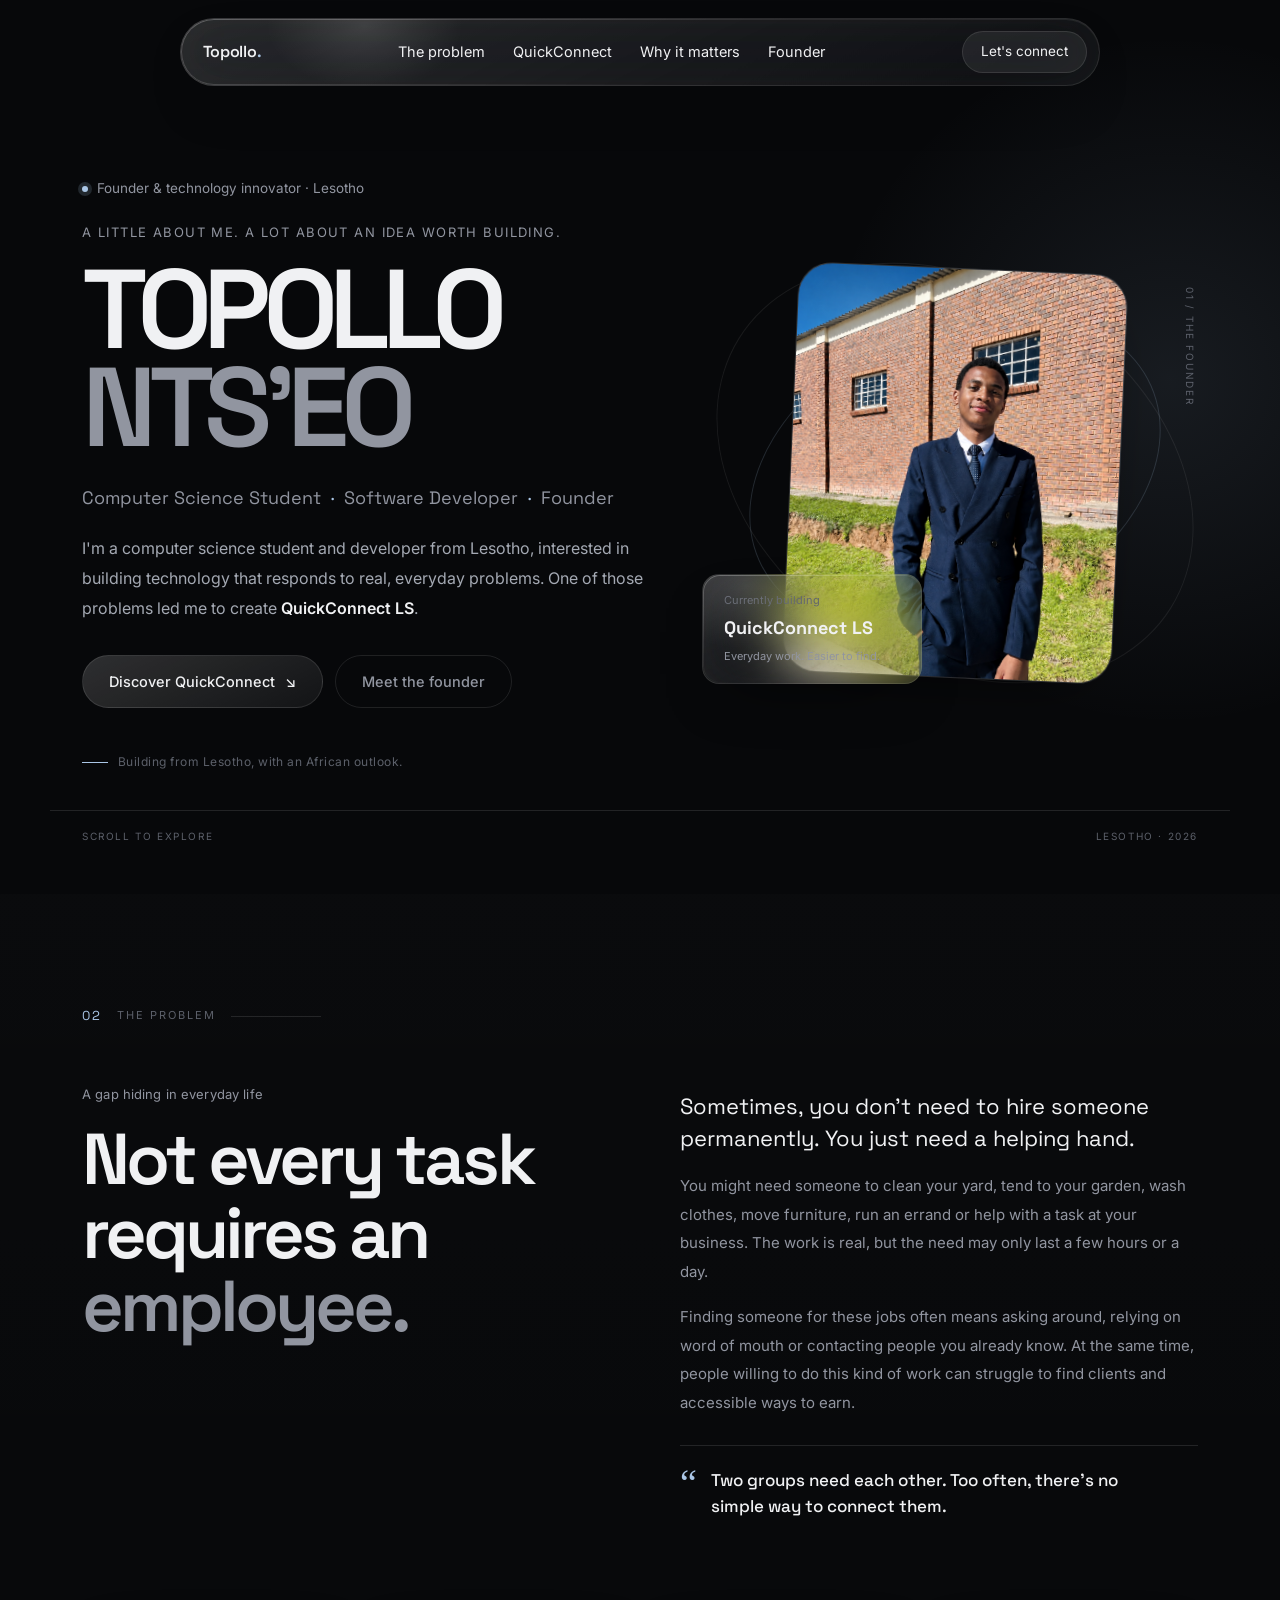
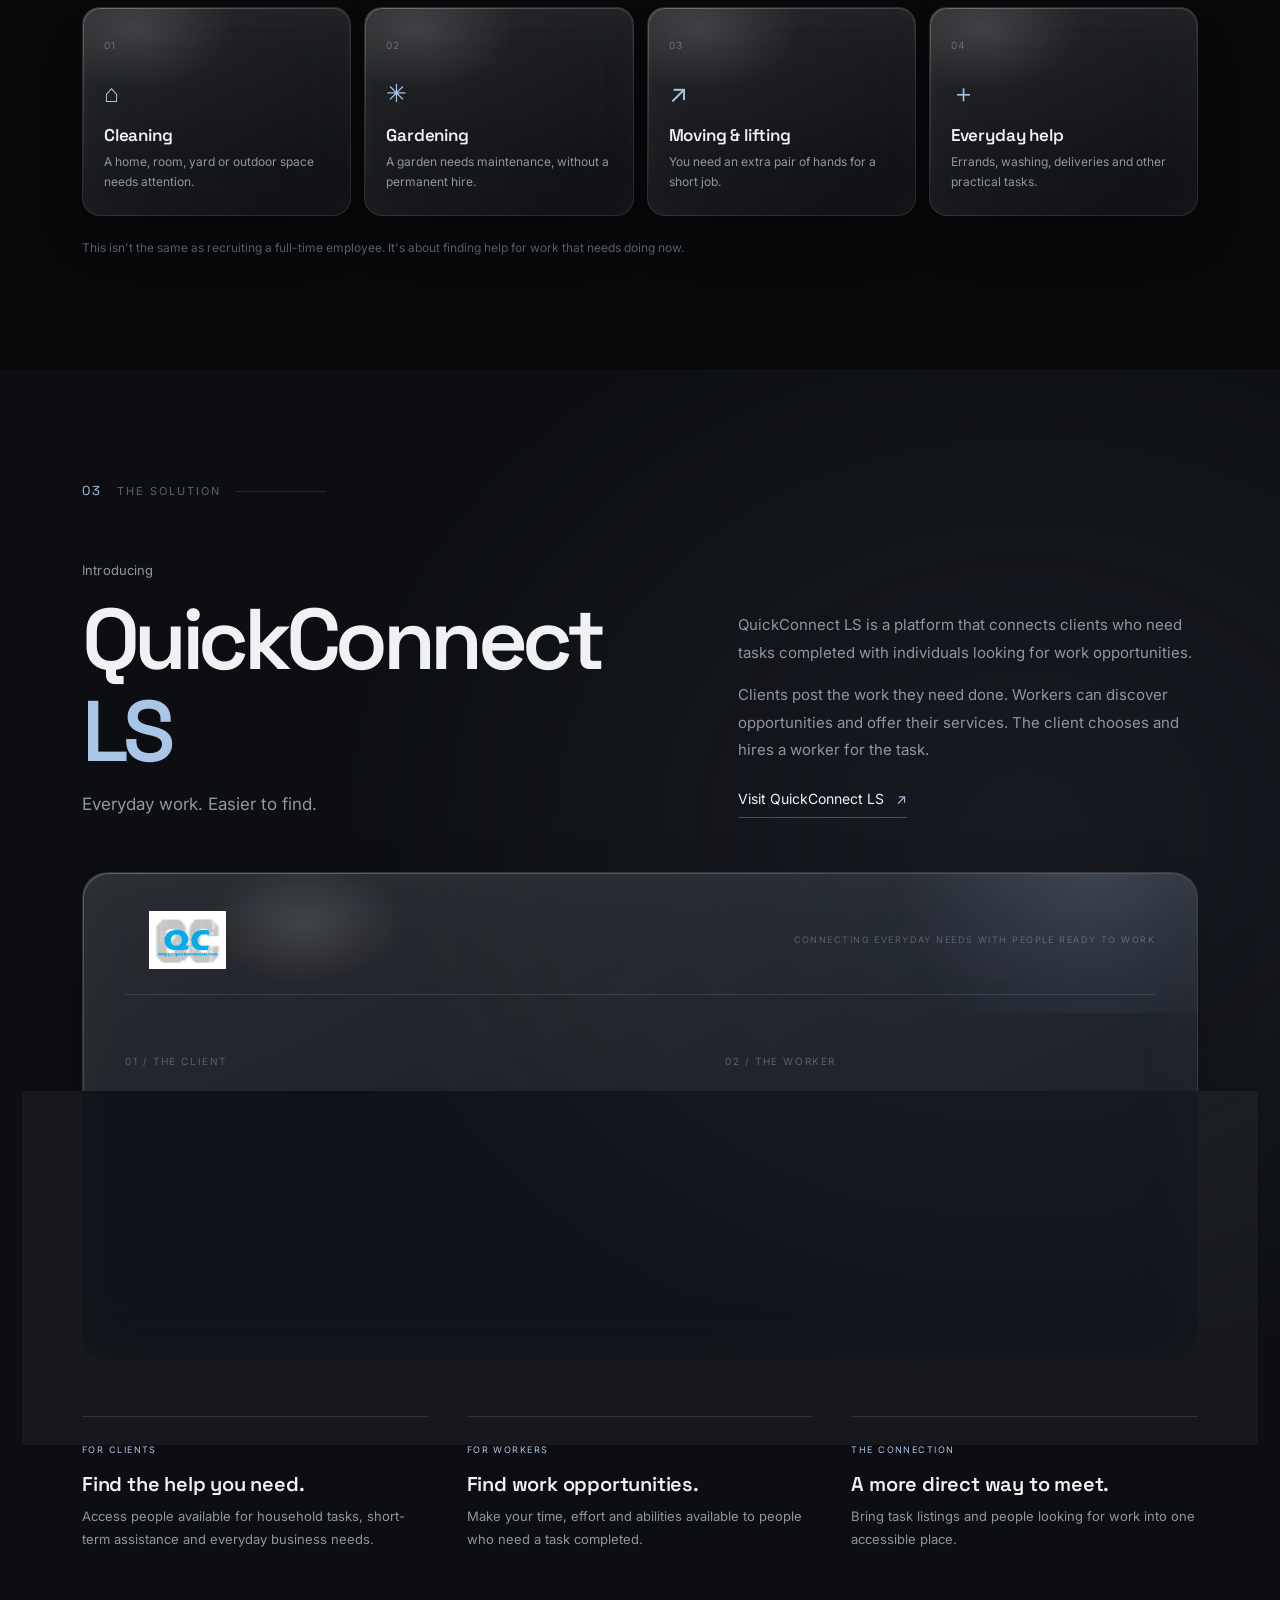
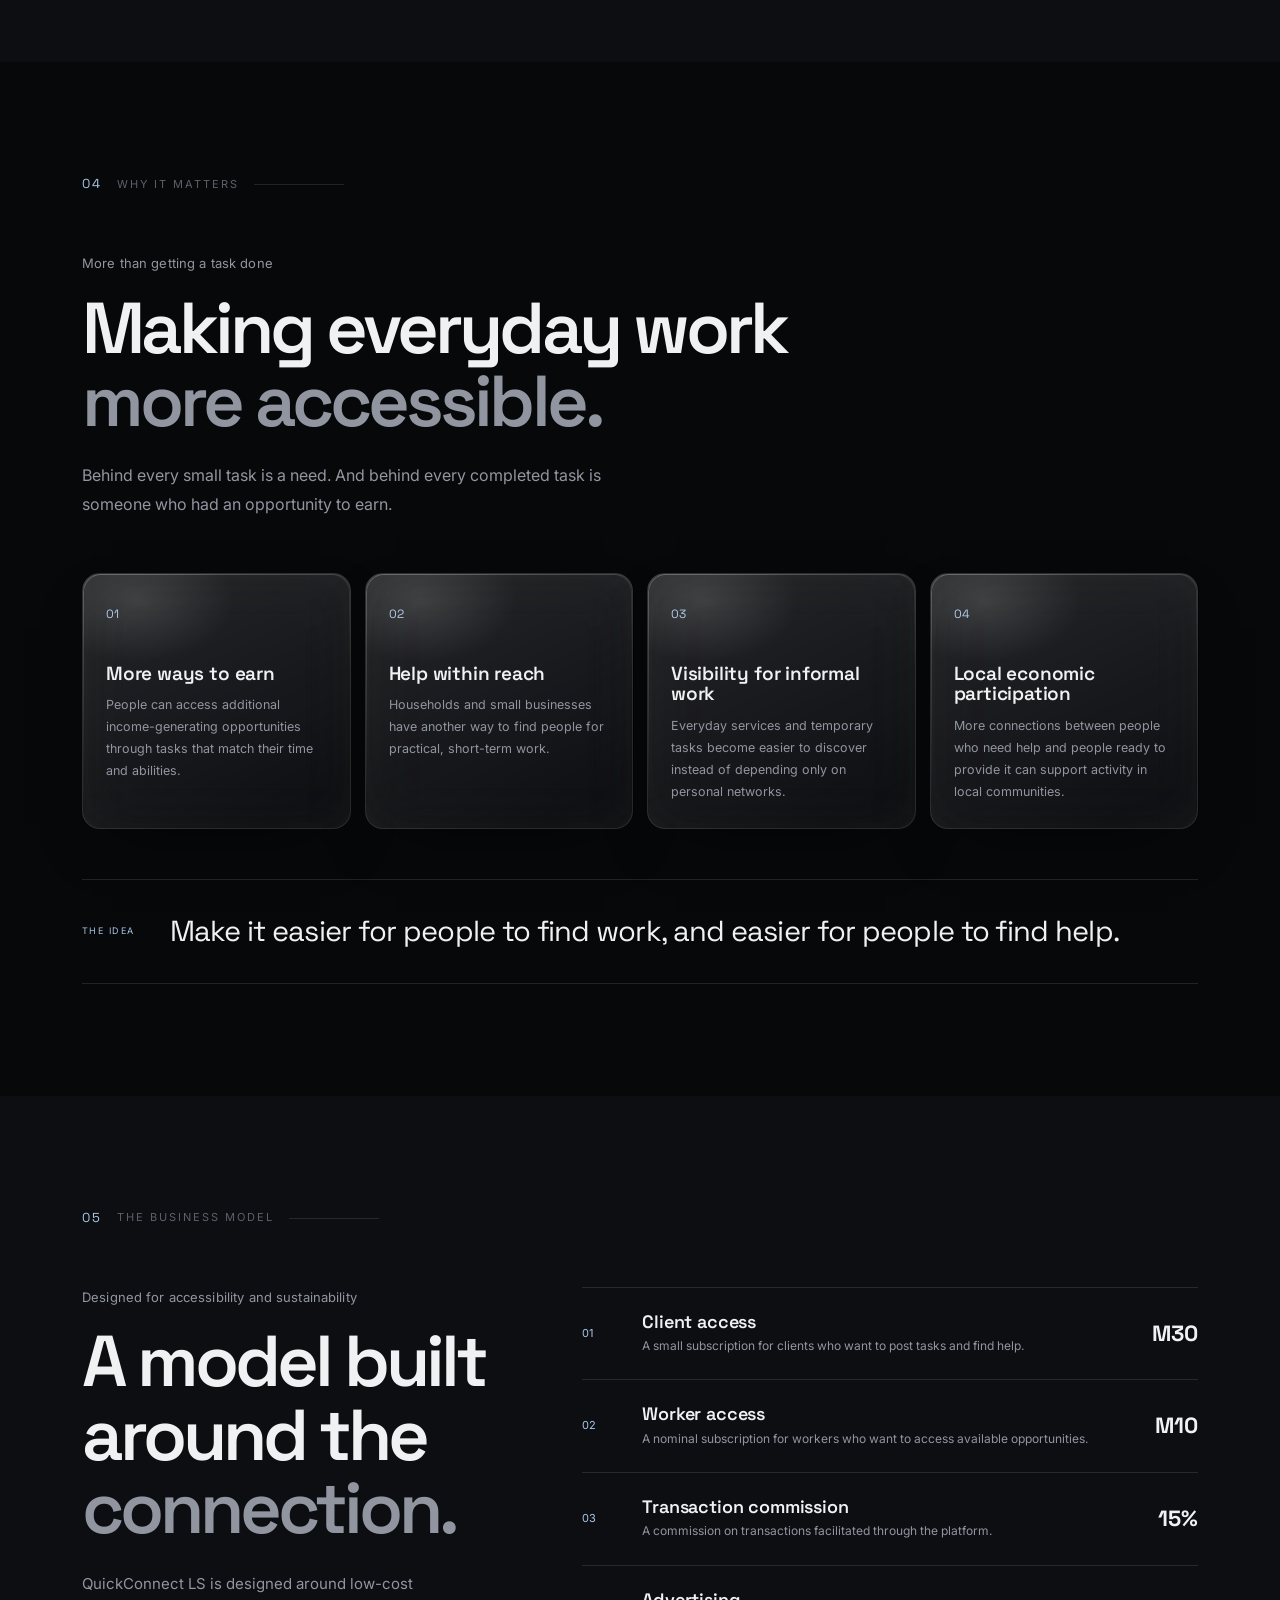
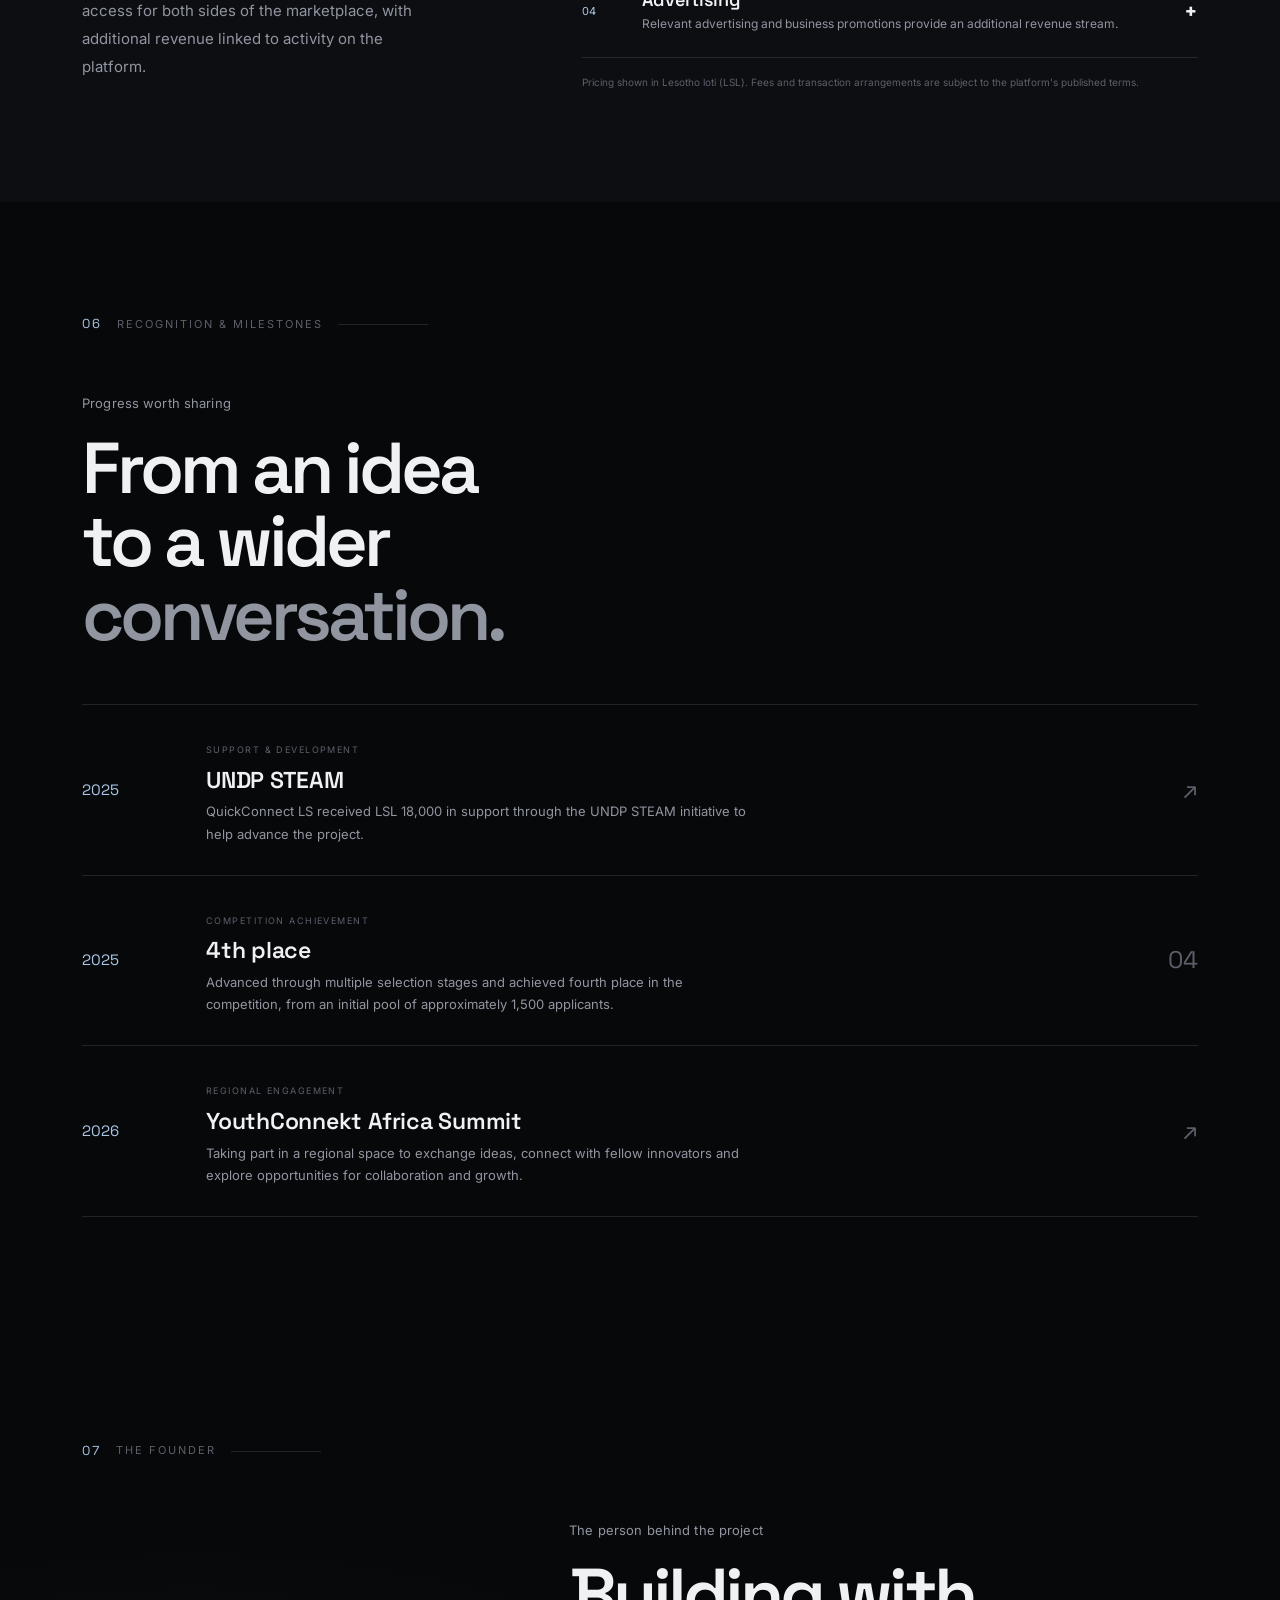
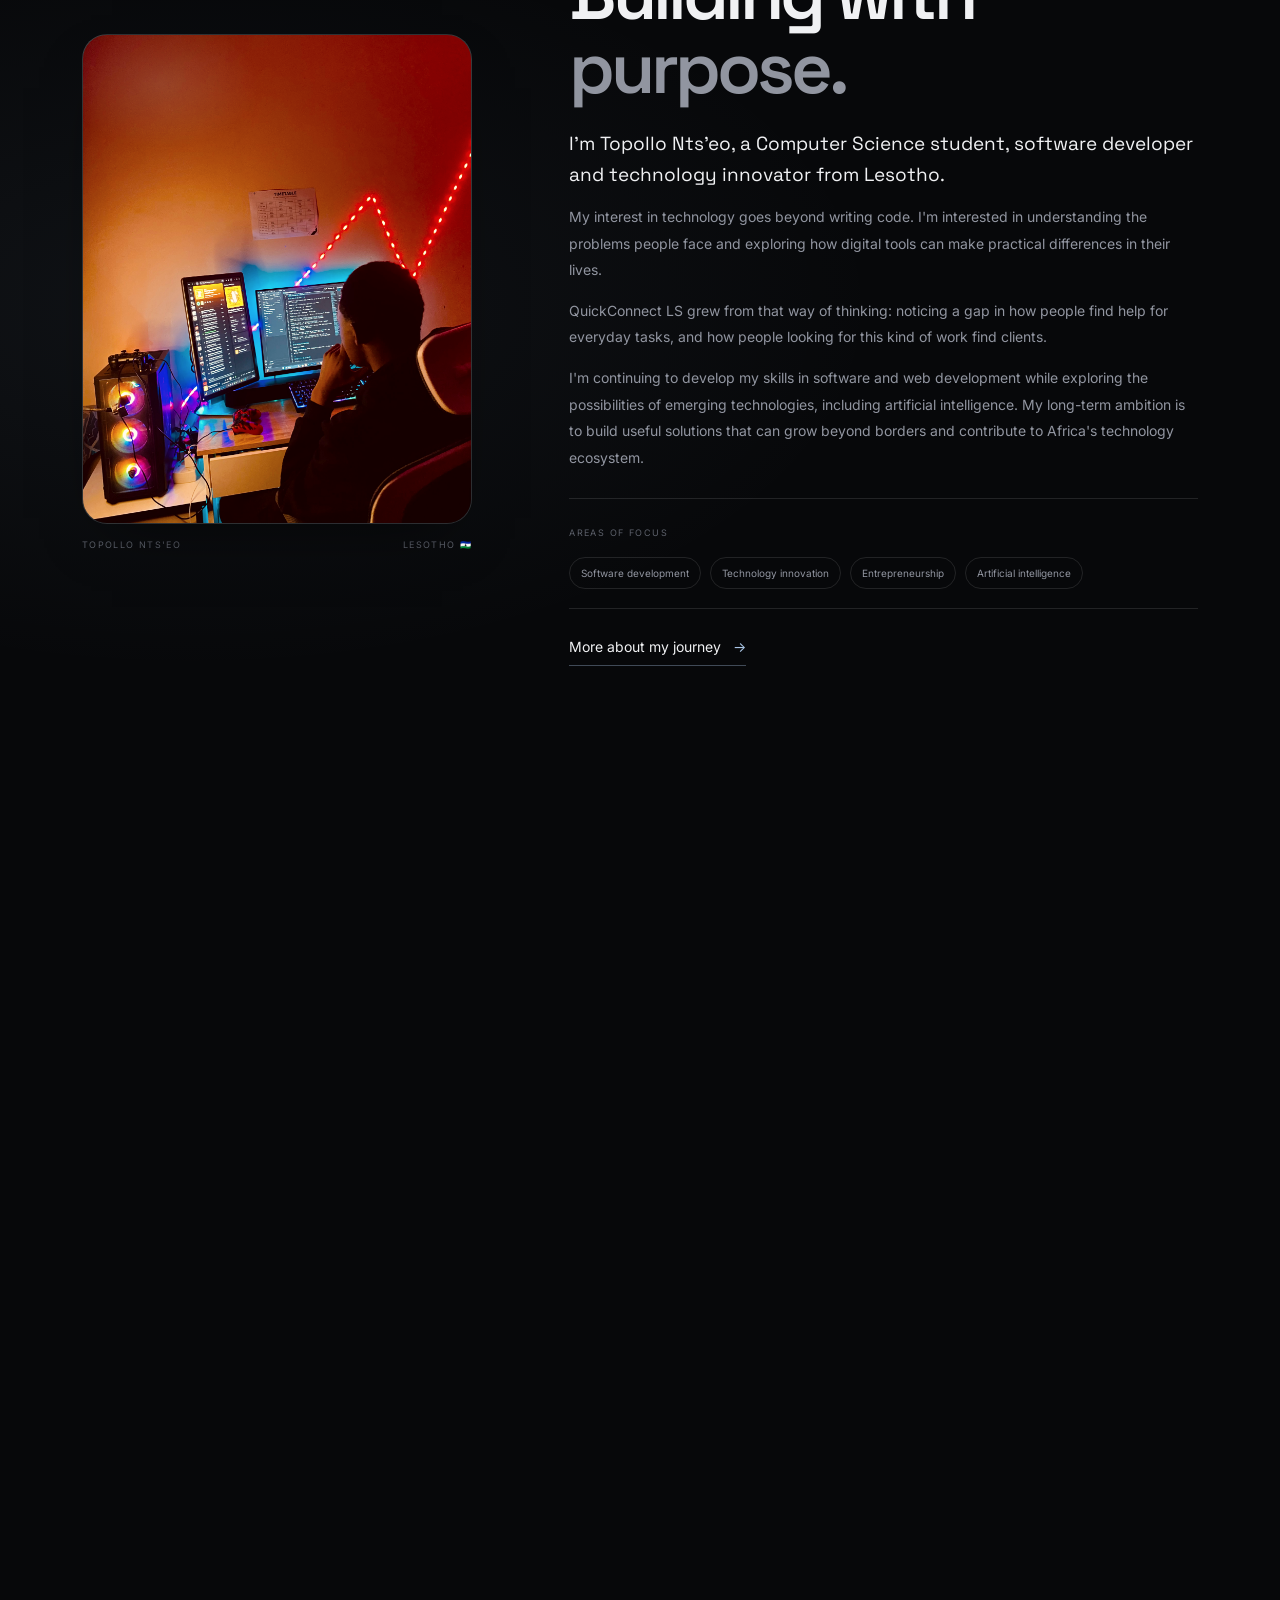
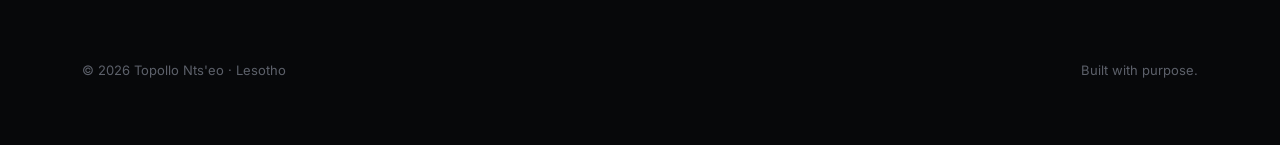
<file: index.html>
<!DOCTYPE html>
<html lang="en">
<head>
<meta charset="UTF-8">
<meta name="viewport" content="width=device-width, initial-scale=1.0">
<title>Topollo Nts'eo | Founder of QuickConnect LS</title>
<meta name="description" content="Topollo Nts'eo is a Lesotho-based computer science student and founder of QuickConnect LS, a platform connecting people who need everyday help with people ready to work.">
<meta name="theme-color" content="#07080a">
<link rel="icon" href="data:,">
<link rel="stylesheet" href="css/style.css">
</head>
<body>

<svg width="0" height="0" style="position:absolute" aria-hidden="true">
  <filter id="liquidGlassFilter" x="-20%" y="-20%" width="140%" height="140%">
    <feTurbulence type="fractalNoise" baseFrequency="0.010 0.014" numOctaves="2" seed="7" result="noise">
      <animate attributeName="baseFrequency" dur="20s" values="0.010 0.014;0.016 0.02;0.010 0.014" repeatCount="indefinite"/>
    </feTurbulence>
    <feDisplacementMap in="SourceGraphic" in2="noise" scale="22" xChannelSelector="R" yChannelSelector="G"/>
  </filter>
</svg>

<nav class="nav glass" aria-label="Main navigation">
  <a href="index.html" class="nav-mark">Topollo<span class="nav-mark-dot">.</span></a>
  <ul class="nav-links">
    <li><a href="#problem">The problem</a></li>
    <li><a href="#solution">QuickConnect</a></li>
    <li><a href="#impact">Why it matters</a></li>
    <li><a href="#founder">Founder</a></li>
  </ul>
  <a href="#contact" class="nav-cta">Let's connect</a>
  <button class="nav-toggle" aria-label="Open menu" aria-expanded="false"><span></span></button>
</nav>

<div class="mobile-menu">
  <button class="close-x" aria-label="Close menu">✕</button>
  <a href="#problem">The problem</a>
  <a href="#solution">QuickConnect LS</a>
  <a href="#impact">Why it matters</a>
  <a href="#model">Business model</a>
  <a href="#recognition">Recognition</a>
  <a href="#founder">The founder</a>
  <a href="#contact">Let's connect</a>
</div>

<!-- 01 / INTRODUCTION -->
<header class="pitch-hero" id="top">
  <div class="wrap pitch-hero-grid">
    <div class="pitch-hero-copy">
      <div class="hero-kicker"><span class="pulse"></span> Founder &amp; technology innovator · Lesotho</div>
      <p class="pitch-overline">A little about me. A lot about an idea worth building.</p>
      <h1>TOPOLLO<br><span>NTS'EO</span></h1>
      <p class="pitch-role">Computer Science Student <i>·</i> Software Developer <i>·</i> Founder</p>
      <p class="pitch-intro">I'm a computer science student and developer from Lesotho, interested in building technology that responds to real, everyday problems. One of those problems led me to create <strong>QuickConnect LS</strong>.</p>
      <div class="pitch-actions">
        <a href="#solution" class="btn btn-primary">Discover QuickConnect <span aria-hidden="true">↘</span></a>
        <a href="#founder" class="btn btn-ghost">Meet the founder</a>
      </div>
      <div class="pitch-location"><span class="location-line"></span> Building from Lesotho, with an African outlook.</div>
    </div>

    <div class="pitch-hero-visual">
      <div class="pitch-orbit orbit-one"></div>
      <div class="pitch-orbit orbit-two"></div>
      <div class="pitch-founder-photo glass">
        <img src="img/topolloqc.png" alt="Portrait of Topollo Nts'eo">
        <div class="liquid-sheen"></div>
      </div>
      <div class="pitch-float-card glass">
        <span class="float-label">Currently building</span>
        <strong>QuickConnect LS</strong>
        <span class="float-caption">Everyday work. Easier to find.</span>
      </div>
      <span class="pitch-index">01 / THE FOUNDER</span>
    </div>
  </div>
  <div class="hero-bottom-rule wrap"><span>SCROLL TO EXPLORE</span><span>LESOTHO · 2026</span></div>
</header>

<!-- 02 / THE PROBLEM -->
<section class="pitch-section problem-section" id="problem">
  <div class="wrap">
    <div class="pitch-section-label reveal"><span>02</span><span>THE PROBLEM</span></div>
    <div class="problem-layout">
      <div class="problem-heading reveal">
        <p class="eyebrow-label">A gap hiding in everyday life</p>
        <h2>Not every task<br>requires an <em>employee.</em></h2>
      </div>
      <div class="problem-copy reveal">
        <p class="problem-lead">Sometimes, you don't need to hire someone permanently. You just need a helping hand.</p>
        <p>You might need someone to clean your yard, tend to your garden, wash clothes, move furniture, run an errand or help with a task at your business. The work is real, but the need may only last a few hours or a day.</p>
        <p>Finding someone for these jobs often means asking around, relying on word of mouth or contacting people you already know. At the same time, people willing to do this kind of work can struggle to find clients and accessible ways to earn.</p>
        <div class="problem-insight"><span class="insight-mark">“</span><strong>Two groups need each other. Too often, there's no simple way to connect them.</strong></div>
      </div>
    </div>

    <div class="task-examples">
      <div class="task-example glass reveal"><span class="task-number">01</span><span class="task-icon">⌂</span><h3>Cleaning</h3><p>A home, room, yard or outdoor space needs attention.</p></div>
      <div class="task-example glass reveal"><span class="task-number">02</span><span class="task-icon">✳</span><h3>Gardening</h3><p>A garden needs maintenance, without a permanent hire.</p></div>
      <div class="task-example glass reveal"><span class="task-number">03</span><span class="task-icon">↗</span><h3>Moving &amp; lifting</h3><p>You need an extra pair of hands for a short job.</p></div>
      <div class="task-example glass reveal"><span class="task-number">04</span><span class="task-icon">＋</span><h3>Everyday help</h3><p>Errands, washing, deliveries and other practical tasks.</p></div>
    </div>
    <p class="problem-footnote">This isn't the same as recruiting a full-time employee. It's about finding help for work that needs doing now.</p>
  </div>
</section>

<!-- 03 / THE SOLUTION -->
<section class="pitch-section solution-section" id="solution">
  <div class="wrap">
    <div class="pitch-section-label reveal"><span>03</span><span>THE SOLUTION</span></div>
    <div class="solution-top">
      <div class="solution-title reveal">
        <p class="eyebrow-label">Introducing</p>
        <h2>QuickConnect <span>LS</span></h2>
        <p class="solution-tagline">Everyday work. Easier to find.</p>
      </div>
      <div class="solution-summary reveal">
        <p>QuickConnect LS is a platform that connects clients who need tasks completed with individuals looking for work opportunities.</p>
        <p>Clients post the work they need done. Workers can discover opportunities and offer their services. The client chooses and hires a worker for the task.</p>
        <a class="text-link" href="https://quickconnectls.com" target="_blank" rel="noopener">Visit QuickConnect LS <span>↗</span></a>
      </div>
    </div>

    <div class="solution-showcase glass reveal">
      <div class="showcase-glow"></div>
      <div class="showcase-brand">
        <img src="img/quickconnect logo.png" alt="QuickConnect LS logo">
        <span>CONNECTING EVERYDAY NEEDS WITH PEOPLE READY TO WORK</span>
      </div>
      <div class="showcase-flow">
        <div class="flow-side">
          <span class="flow-label">01 / THE CLIENT</span>
          <div class="flow-symbol">⌂</div>
          <h3>Post a task</h3>
          <p>Describe the help you need, where and when you need it.</p>
        </div>
        <div class="flow-connector"><span>CONNECT</span><i>⟶</i></div>
        <div class="flow-side">
          <span class="flow-label">02 / THE WORKER</span>
          <div class="flow-symbol">↗</div>
          <h3>Find an opportunity</h3>
          <p>Discover available tasks and offer your time and services.</p>
        </div>
      </div>
      <div class="showcase-footer"><span>CLIENTS HIRE WORKERS FOR THE TASK</span><span>QUICKCONNECT LS · LESOTHO</span></div>
    </div>

    <div class="solution-benefits">
      <div class="benefit-item reveal"><span>FOR CLIENTS</span><h3>Find the help you need.</h3><p>Access people available for household tasks, short-term assistance and everyday business needs.</p></div>
      <div class="benefit-item reveal"><span>FOR WORKERS</span><h3>Find work opportunities.</h3><p>Make your time, effort and abilities available to people who need a task completed.</p></div>
      <div class="benefit-item reveal"><span>THE CONNECTION</span><h3>A more direct way to meet.</h3><p>Bring task listings and people looking for work into one accessible place.</p></div>
    </div>
  </div>
</section>

<!-- 04 / WHY IT MATTERS -->
<section class="pitch-section impact-section" id="impact">
  <div class="wrap">
    <div class="pitch-section-label reveal"><span>04</span><span>WHY IT MATTERS</span></div>
    <div class="impact-heading reveal">
      <p class="eyebrow-label">More than getting a task done</p>
      <h2>Making everyday work<br><em>more accessible.</em></h2>
      <p>Behind every small task is a need. And behind every completed task is someone who had an opportunity to earn.</p>
    </div>
    <div class="impact-grid">
      <article class="impact-card glass reveal"><span class="impact-count">01</span><h3>More ways to earn</h3><p>People can access additional income-generating opportunities through tasks that match their time and abilities.</p></article>
      <article class="impact-card glass reveal"><span class="impact-count">02</span><h3>Help within reach</h3><p>Households and small businesses have another way to find people for practical, short-term work.</p></article>
      <article class="impact-card glass reveal"><span class="impact-count">03</span><h3>Visibility for informal work</h3><p>Everyday services and temporary tasks become easier to discover instead of depending only on personal networks.</p></article>
      <article class="impact-card glass reveal"><span class="impact-count">04</span><h3>Local economic participation</h3><p>More connections between people who need help and people ready to provide it can support activity in local communities.</p></article>
    </div>
    <div class="impact-statement reveal"><span>THE IDEA</span><p>Make it easier for people to find work, and easier for people to find help.</p></div>
  </div>
</section>

<!-- 05 / BUSINESS MODEL -->
<section class="pitch-section model-section" id="model">
  <div class="wrap">
    <div class="pitch-section-label reveal"><span>05</span><span>THE BUSINESS MODEL</span></div>
    <div class="model-layout">
      <div class="model-intro reveal">
        <p class="eyebrow-label">Designed for accessibility and sustainability</p>
        <h2>A model built<br>around the <em>connection.</em></h2>
        <p>QuickConnect LS is designed around low-cost access for both sides of the marketplace, with additional revenue linked to activity on the platform.</p>
      </div>
      <div class="model-revenue">
        <article class="revenue-row reveal"><span class="revenue-index">01</span><div><h3>Client access</h3><p>A small subscription for clients who want to post tasks and find help.</p></div><strong>M30</strong></article>
        <article class="revenue-row reveal"><span class="revenue-index">02</span><div><h3>Worker access</h3><p>A nominal subscription for workers who want to access available opportunities.</p></div><strong>M10</strong></article>
        <article class="revenue-row reveal"><span class="revenue-index">03</span><div><h3>Transaction commission</h3><p>A commission on transactions facilitated through the platform.</p></div><strong>15%</strong></article>
        <article class="revenue-row reveal"><span class="revenue-index">04</span><div><h3>Advertising</h3><p>Relevant advertising and business promotions provide an additional revenue stream.</p></div><strong>+</strong></article>
        <p class="model-note">Pricing shown in Lesotho loti (LSL). Fees and transaction arrangements are subject to the platform's published terms.</p>
      </div>
    </div>
  </div>
</section>

<!-- 06 / RECOGNITION -->
<section class="pitch-section recognition-section" id="recognition">
  <div class="wrap">
    <div class="pitch-section-label reveal"><span>06</span><span>RECOGNITION &amp; MILESTONES</span></div>
    <div class="recognition-heading reveal">
      <p class="eyebrow-label">Progress worth sharing</p>
      <h2>From an idea<br>to a wider <em>conversation.</em></h2>
    </div>
    <div class="recognition-list">
      <article class="recognition-item reveal">
        <div class="recognition-year">2025</div>
        <div class="recognition-content"><span>SUPPORT &amp; DEVELOPMENT</span><h3>UNDP STEAM</h3><p>QuickConnect LS received LSL 18,000 in support through the UNDP STEAM initiative to help advance the project.</p></div>
        <div class="recognition-mark">↗</div>
      </article>
      <article class="recognition-item reveal">
        <div class="recognition-year">2025</div>
        <div class="recognition-content"><span>COMPETITION ACHIEVEMENT</span><h3>4th place</h3><p>Advanced through multiple selection stages and achieved fourth place in the competition, from an initial pool of approximately 1,500 applicants.</p></div>
        <div class="recognition-mark">04</div>
      </article>
      <article class="recognition-item reveal">
        <div class="recognition-year">2026</div>
        <div class="recognition-content"><span>REGIONAL ENGAGEMENT</span><h3>YouthConnekt Africa Summit</h3><p>Taking part in a regional space to exchange ideas, connect with fellow innovators and explore opportunities for collaboration and growth.</p></div>
        <div class="recognition-mark">↗</div>
      </article>
    </div>
  </div>
</section>

<!-- 07 / THE FOUNDER -->
<section class="pitch-section founder-section" id="founder">
  <div class="wrap">
    <div class="pitch-section-label reveal"><span>07</span><span>THE FOUNDER</span></div>
    <div class="founder-layout">
      <div class="founder-image-wrap reveal">
        <div class="founder-image glass"><img src="img/topollo2.jpg" alt="Topollo Nts'eo, founder of QuickConnect LS"><div class="liquid-sheen"></div></div>
        <div class="founder-image-caption"><span>TOPOLLO NTS'EO</span><span>LESOTHO 🇱🇸</span></div>
      </div>
      <div class="founder-copy reveal">
        <p class="eyebrow-label">The person behind the project</p>
        <h2>Building with<br><em>purpose.</em></h2>
        <p class="founder-lead">I'm Topollo Nts'eo, a Computer Science student, software developer and technology innovator from Lesotho.</p>
        <p>My interest in technology goes beyond writing code. I'm interested in understanding the problems people face and exploring how digital tools can make practical differences in their lives.</p>
        <p>QuickConnect LS grew from that way of thinking: noticing a gap in how people find help for everyday tasks, and how people looking for this kind of work find clients.</p>
        <p>I'm continuing to develop my skills in software and web development while exploring the possibilities of emerging technologies, including artificial intelligence. My long-term ambition is to build useful solutions that can grow beyond borders and contribute to Africa's technology ecosystem.</p>
        <div class="founder-focus"><span>AREAS OF FOCUS</span><div><b>Software development</b><b>Technology innovation</b><b>Entrepreneurship</b><b>Artificial intelligence</b></div></div>
        <a href="about.html" class="text-link">More about my journey <span>→</span></a>
      </div>
    </div>
  </div>
</section>

<!-- 08 / CONNECT -->
<section class="pitch-section connect-section" id="contact">
  <div class="wrap">
    <div class="connect-panel glass reveal">
      <div class="connect-orb"></div>
      <div class="pitch-section-label"><span>08</span><span>LET'S CONNECT</span></div>
      <p class="eyebrow-label">Ideas move forward through people</p>
      <h2>Let's build<br><em>what's next.</em></h2>
      <p class="connect-copy">I'm open to conversations with fellow innovators, entrepreneurs, potential partners, organisations and anyone interested in making everyday opportunities more accessible.</p>
      <div class="contact-links">
        <a href="mailto:topollontseo45@gmail.com" class="btn btn-primary">Start a conversation <span>↗</span></a>
        <a href="https://quickconnectls.com" class="btn btn-ghost glass" target="_blank" rel="noopener">Explore QuickConnect LS</a>
      </div>
      <div class="connect-socials">
        <a href="https://www.linkedin.com/in/topollo-nts-eo-a7465834b/" target="_blank" rel="noopener">LinkedIn ↗</a>
        <a href="https://github.com/TopolloNtseo/" target="_blank" rel="noopener">GitHub ↗</a>
        <a href="mailto:topollontseo45@gmail.com">Email ↗</a>
      </div>
    </div>
  </div>
</section>

<footer class="footer pitch-footer">
  <div class="wrap footer-row">
    <span>© 2026 Topollo Nts'eo · Lesotho</span>
    <span>Built with purpose.</span>
  </div>
</footer>

<script src="js/script.js"></script>
</body>
</html>
</file>
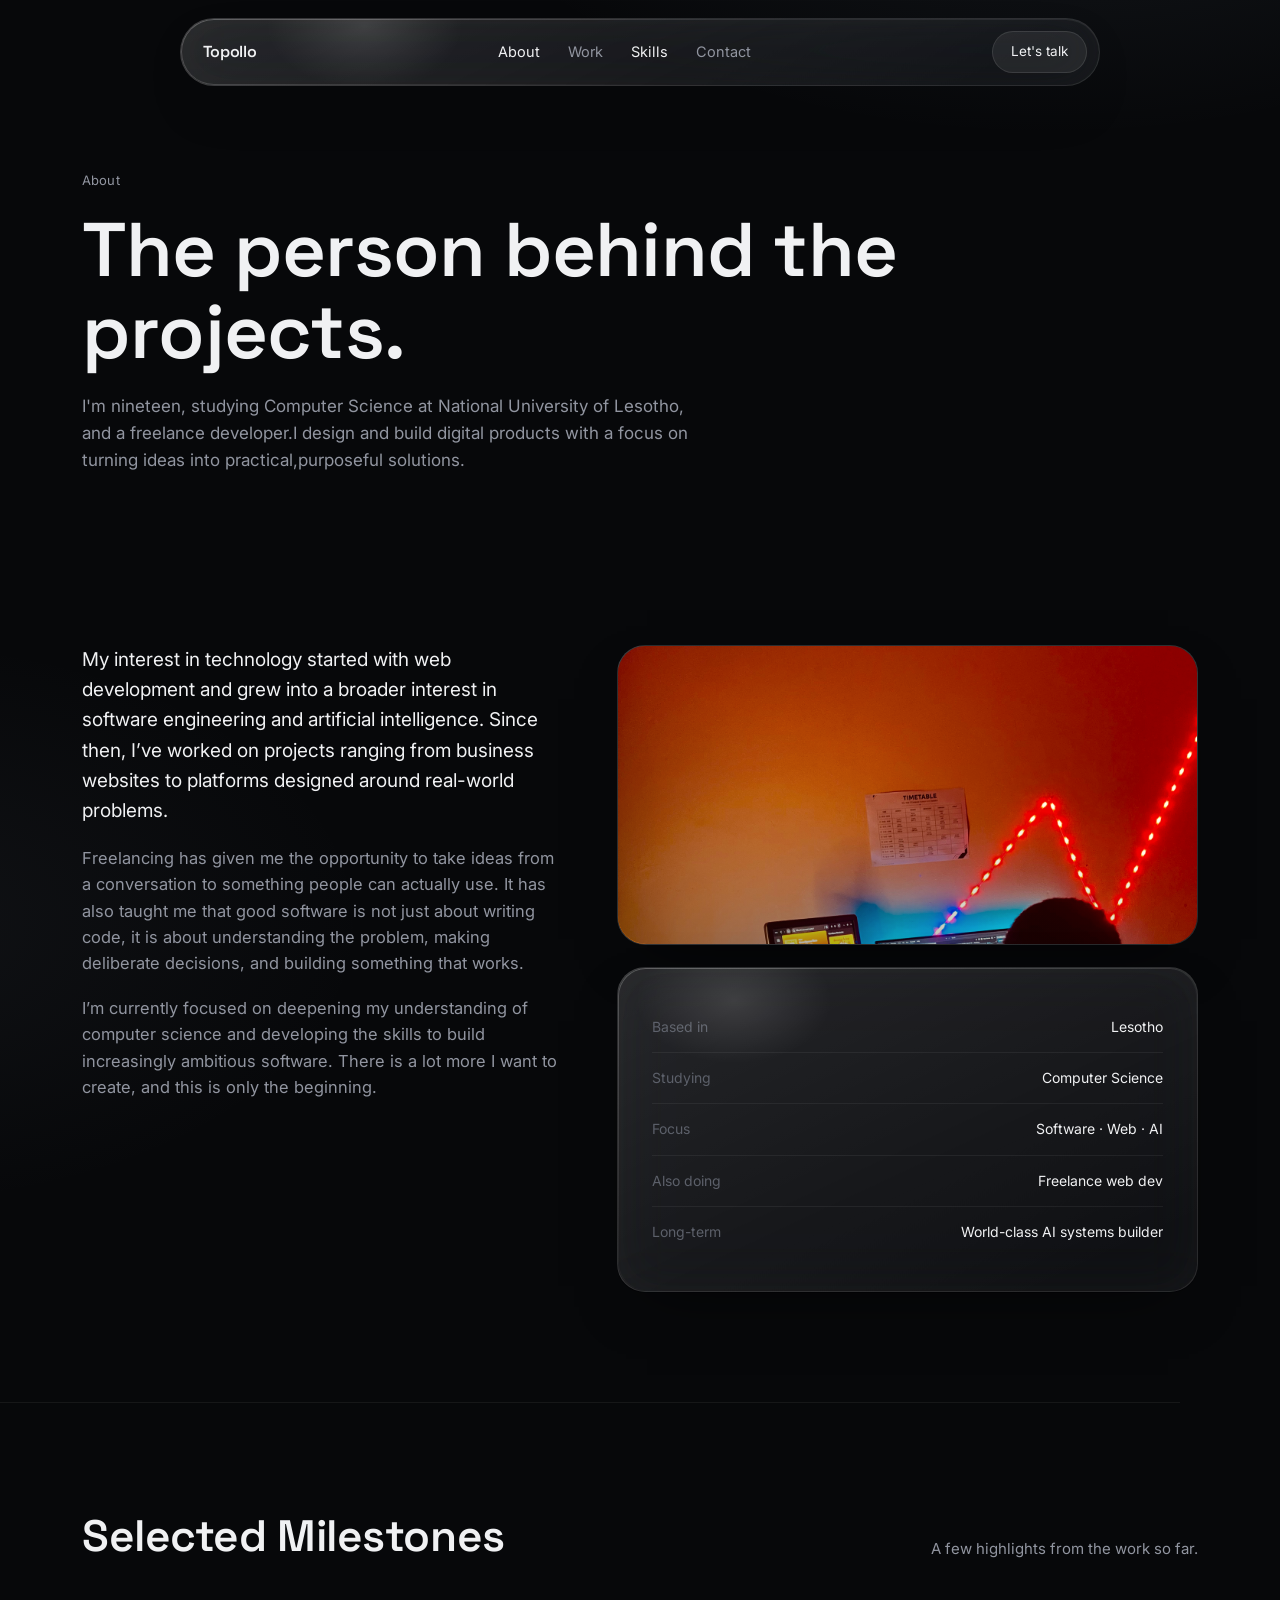
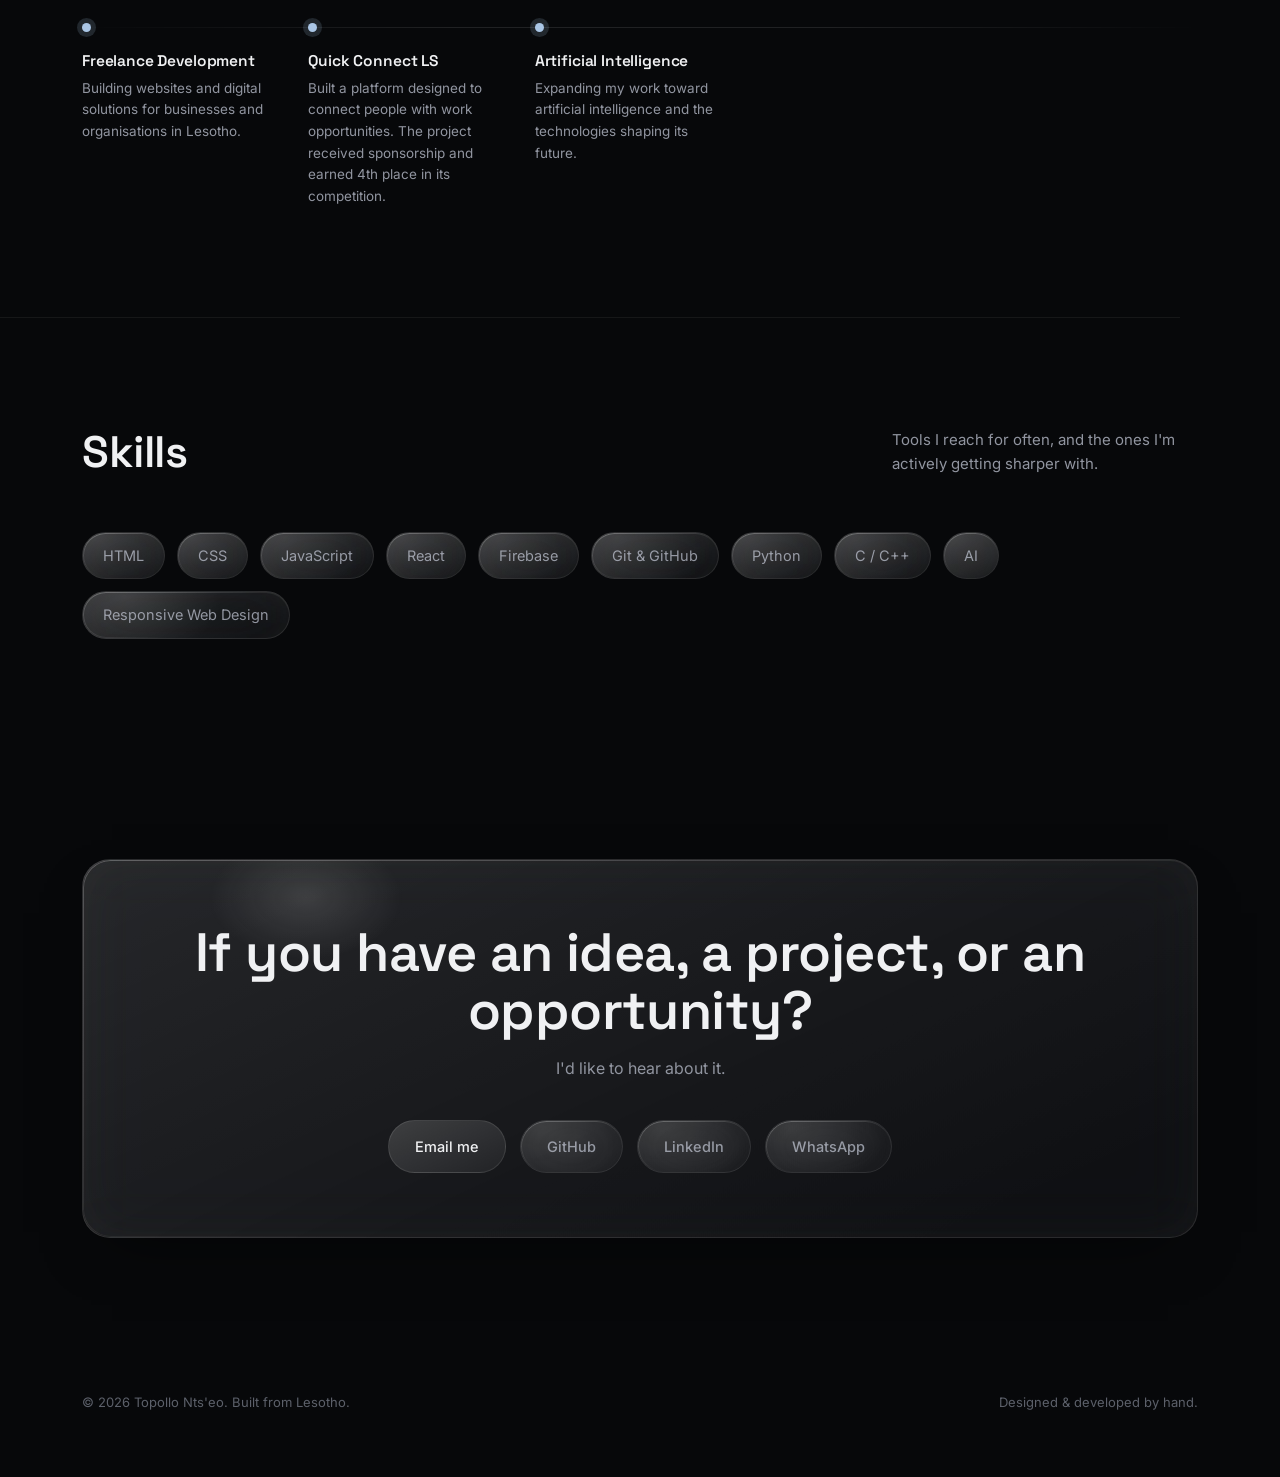
<file: about.html>
<!DOCTYPE html>
<html lang="en">
<head>
<meta charset="UTF-8">
<meta name="viewport" content="width=device-width, initial-scale=1.0">
<title>Topollo's about</title>
<meta name="description" content="The story behind Topollo Nts'eo, a Computer Science student from Lesotho building his way toward software and AI.">
<link rel="icon" href="data:,">
<link rel="stylesheet" href="css/style.css">
</head>
<body>

<svg width="0" height="0" style="position:absolute" aria-hidden="true">
  <filter id="liquidGlassFilter" x="-20%" y="-20%" width="140%" height="140%">
    <feTurbulence type="fractalNoise" baseFrequency="0.010 0.014" numOctaves="2" seed="7" result="noise">
      <animate attributeName="baseFrequency" dur="20s" values="0.010 0.014;0.016 0.02;0.010 0.014" repeatCount="indefinite"/>
    </feTurbulence>
    <feDisplacementMap in="SourceGraphic" in2="noise" scale="22" xChannelSelector="R" yChannelSelector="G"/>
  </filter>
</svg>

<nav class="nav glass">
  <a href="index.html" class="nav-mark">Topollo</a>
  <ul class="nav-links">
    <li><a href="about.html">About</a></li>
    <li><a href="projects.html">Work</a></li>
    <li><a href="about.html#skills">Skills</a></li>
    <li><a href="#contact">Contact</a></li>
  </ul>
  <a href="#contact" class="nav-cta">Let's talk</a>
  <button class="nav-toggle" aria-label="Open menu"><span></span></button>
</nav>

<div class="mobile-menu">
  <button class="close-x" aria-label="Close menu">✕</button>
  <a href="index.html">Home</a>
  <a href="about.html">About</a>
  <a href="projects.html">Work</a>
  <a href="about.html#skills">Skills</a>
  <a href="#contact">Contact</a>
</div>

<header class="page-head">
  <div class="wrap">
    <span class="eyebrow-label">About</span>
    <h1>The person behind the projects.</h1>
    <p class="page-lead">I'm nineteen, studying Computer Science at National University of Lesotho, and a freelance developer.I design and build digital products with a focus on turning ideas into practical,purposeful solutions.</p>
  </div>
</header>

<!-- ============================== STORY ============================== -->
<section id="story">
  <div class="wrap about-grid">
    <div class="about-copy reveal">
    <!--#I’m a Computer Science student at the National University of Lesotho and a freelance developer based in Lesotho. I build websites and software for businesses, organisations, and ideas that need a digital presence.-->
      <p>My interest in technology started with web development and grew into a broader interest in software engineering and artificial intelligence. Since then, I’ve worked on projects ranging from business websites to platforms designed around real-world problems.</p>
      <p>Freelancing has given me the opportunity to take ideas from a conversation to something people can actually use. It has also taught me that good software is not just about writing code, it is about understanding the problem, making deliberate decisions, and building something that works.</p>
      <p>I’m currently focused on deepening my understanding of computer science and developing the skills to build increasingly ambitious software. There is a lot more I want to create, and this is only the beginning.</p>
    </div>

    <div class="reveal">
      <div class="about-photo glass">
        <img src="img/topollo2.jpg" alt="Topollo Nts'eo">
        <div class="liquid-sheen"></div>
      </div>
      <div class="about-card glass">
      <div class="field"><span>Based in</span><span>Lesotho</span></div>
      <div class="field"><span>Studying</span><span>Computer Science</span></div>
      <div class="field"><span>Focus</span><span>Software · Web · AI</span></div>
      <div class="field"><span>Also doing</span><span>Freelance web dev</span></div>
      <div class="field"><span>Long-term</span><span>World-class AI systems builder</span></div>
      </div>
    </div>
  </div>
</section>

<hr class="divider wrap">

<!-- ============================== JOURNEY ============================== -->
<section id="journey">
  <div class="wrap">
    <div class="section-head reveal">
      <div><h2>Selected Milestones</h2></div>
      <p class="section-note">A few highlights from the work so far.</p>
    </div><div class="journey reveal">
  <div class="journey-step">
    <h4>Freelance Development</h4>
    <p>Building websites and digital solutions for businesses and organisations in Lesotho.</p>
  </div>

  <div class="journey-step">
    <h4>Quick Connect LS</h4>
    <p>Built a platform designed to connect people with work opportunities. The project received sponsorship and earned 4th place in its competition.</p>
  </div>

  <div class="journey-step">
    <h4>Artificial Intelligence</h4>
    <p>Expanding my work toward artificial intelligence and the technologies shaping its future.</p>
  </div>
</div>

  </div>
</section>

<hr class="divider wrap">

<!-- ============================== SKILLS ============================== -->
<section id="skills">
  <div class="wrap">
    <div class="section-head reveal">
      <div><h2>Skills</h2></div>
      <p class="section-note">Tools I reach for often, and the ones I'm actively getting sharper with.</p>
    </div>
    <div class="skills-cloud reveal">
      <span class="skill-chip glass">HTML</span>
      <span class="skill-chip glass">CSS</span>
      <span class="skill-chip glass">JavaScript</span>
      <span class="skill-chip glass">React</span>
      <span class="skill-chip glass">Firebase</span>
      <span class="skill-chip glass">Git &amp; GitHub</span>
      <span class="skill-chip glass">Python</span>
      <span class="skill-chip glass">C / C++</span>
      <span class="skill-chip glass">AI</span>
      <span class="skill-chip glass">Responsive Web Design</span>
    </div>
  </div>
</section>

<section id="contact">
  <div class="wrap">
    <div class="contact-panel glass reveal">
      <div class="liquid-sheen"></div>
      <h2>If you have an idea, a project, or an opportunity?</h2>
      <p class="lead">I'd like to hear about it.</p>
      <div class="contact-links">
        <a href="mailto:topollontseo45@gmail.com" class="btn btn-primary">Email me</a>
        <a href="https://github.com/TopolloNtseo/" class="btn btn-ghost glass" target="_blank" rel="noopener">GitHub</a>
        <a href="https://ls.linkedin.com/in/topollo-nts-eo-a7465834b" class="btn btn-ghost glass" target="_blank" rel="noopener">LinkedIn</a>
        <a href="https://wa.me/266572900005?text=Hey%20Topollo%2C%20I%27d%20like%20to%20work%20with%20you." class="btn btn-ghost glass" target="_blank" rel="noopener">WhatsApp</a>
      </div>
    </div>
  </div>
</section>

<footer class="footer">
  <div class="wrap footer-row">
    <span>© 2026 Topollo Nts'eo. Built from Lesotho.</span>
    <span>Designed &amp; developed by hand.</span>
  </div>
</footer>

<script src="js/script.js"></script>
</body>
</html>
</file>
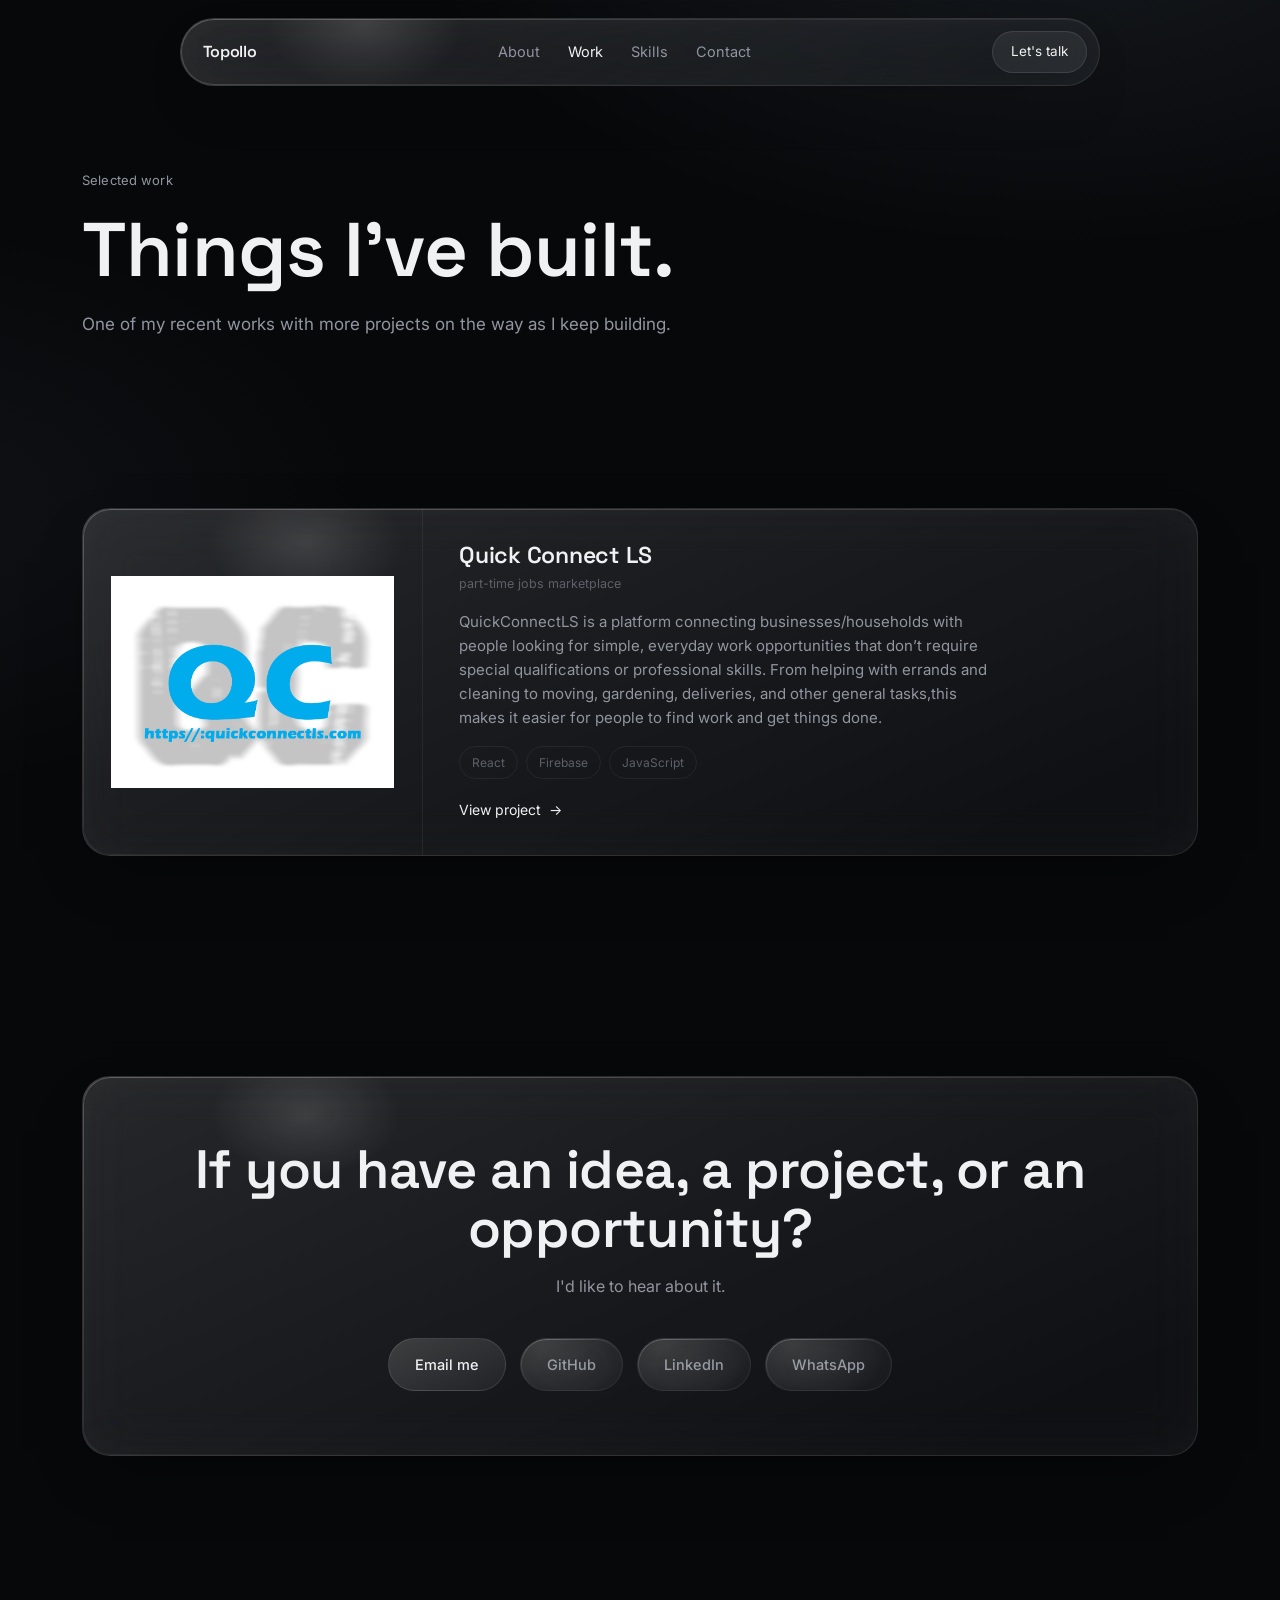
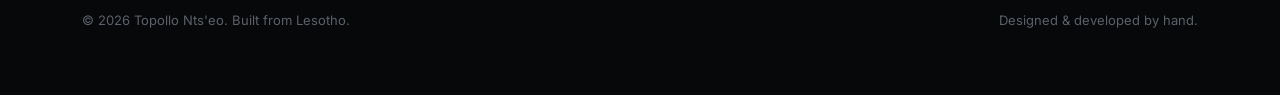
<file: projects.html>
<!DOCTYPE html>
<html lang="en">
<head>
<meta charset="UTF-8">
<meta name="viewport" content="width=device-width, initial-scale=1.0">
<title>Topollo's work</title>
<meta name="description" content="Selected projects by Topollo Nts'eo — Quick Connect LS, Crystl Group, Dae Rock Construction and more.">
<link rel="icon" href="data:,">
<link rel="stylesheet" href="css/style.css">
</head>
<body>

<svg width="0" height="0" style="position:absolute" aria-hidden="true">
  <filter id="liquidGlassFilter" x="-20%" y="-20%" width="140%" height="140%">
    <feTurbulence type="fractalNoise" baseFrequency="0.010 0.014" numOctaves="2" seed="7" result="noise">
      <animate attributeName="baseFrequency" dur="20s" values="0.010 0.014;0.016 0.02;0.010 0.014" repeatCount="indefinite"/>
    </feTurbulence>
    <feDisplacementMap in="SourceGraphic" in2="noise" scale="22" xChannelSelector="R" yChannelSelector="G"/>
  </filter>
</svg>

<nav class="nav glass">
  <a href="index.html" class="nav-mark">Topollo</a>
  <ul class="nav-links">
    <li><a href="about.html">About</a></li>
    <li><a href="projects.html">Work</a></li>
    <li><a href="about.html#skills">Skills</a></li>
    <li><a href="#contact">Contact</a></li>
  </ul>
  <a href="#contact" class="nav-cta">Let's talk</a>
  <button class="nav-toggle" aria-label="Open menu"><span></span></button>
</nav>

<div class="mobile-menu">
  <button class="close-x" aria-label="Close menu">✕</button>
  <a href="index.html">Home</a>
  <a href="about.html">About</a>
  <a href="projects.html">Work</a>
  <a href="about.html#skills">Skills</a>
  <a href="#contact">Contact</a>
</div>

<header class="page-head">
  <div class="wrap">
    <span class="eyebrow-label">Selected work</span>
    <h1>Things I've built.</h1>
    <p class="page-lead">One of my recent works with more projects on the way as I keep building.</p>
  </div>
</header>

<section id="work">
  <div class="wrap">
    <div class="project-list">

      <!-- Quick Connect LS -->
      <article class="project-card glass reveal">
        <div class="project-media">
          <img src="img/quickconnect logo.png" alt="Quick Connect LS logo">
          <div class="liquid-sheen"></div>
        </div>
        <div class="project-body">
          <div class="project-top">
            <div>
              <h3>Quick Connect LS</h3>
              <p class="project-tag"> part-time jobs marketplace</p>
            </div>
          </div>
          <p class="desc">QuickConnectLS is a platform connecting businesses/households with people looking for simple, everyday work opportunities that don’t require special qualifications or professional skills. From helping with errands and cleaning to moving, gardening, deliveries, and other general tasks,this makes it easier for people to find work and get things done.</p>
          <div class="tech-row">
            <span class="tech-pill">React</span>
            <span class="tech-pill">Firebase</span>
            <span class="tech-pill">JavaScript</span>
          </div>
          <div class="project-footer">
            <a href="https://quickconnectls.com" class="project-link" target="_blank" rel="noopener">View project <span class="arrow">→</span></a>
          </div>
        </div>
      </article>

    </div>
  </div>
</section>

<section id="contact">
  <div class="wrap">
    <div class="contact-panel glass reveal">
      <div class="liquid-sheen"></div>
      <h2>If you have an idea, a project, or an opportunity?</h2>
      <p class="lead">I'd like to hear about it.</p>
      <div class="contact-links">
        <a href="mailto:topollontseo45@gmail.com" class="btn btn-primary">Email me</a>
        <a href="https://github.com/TopolloNtseo/" class="btn btn-ghost glass" target="_blank" rel="noopener">GitHub</a>
        <a href="https://ls.linkedin.com/in/topollo-nts-eo-a7465834b" class="btn btn-ghost glass" target="_blank" rel="noopener">LinkedIn</a>
        <a href="https://wa.me/266572900005?text=Hey%20Topollo%2C%20I%27d%20like%20to%20work%20with%20you." class="btn btn-ghost glass" target="_blank" rel="noopener">WhatsApp</a>
      </div>
    </div>
  </div>
</section>

<footer class="footer">
  <div class="wrap footer-row">
    <span>© 2026 Topollo Nts'eo. Built from Lesotho.</span>
    <span>Designed &amp; developed by hand.</span>
  </div>
</footer>

<script src="js/script.js"></script>
</body>
</html>
</file>
<file: css/style.css>
/* ============================================================
   Topollo Nts'eo — Portfolio
   Liquid Glass / Glassmorphism system
   ============================================================ */

@import url('https://fonts.googleapis.com/css2?family=Space+Grotesk:wght@400;500;600;700&family=Inter:wght@400;500;600&display=swap');

:root{
  /* -- Color: black / charcoal / silver / white, one restrained accent -- */
  --bg:            #07080a;
  --bg-2:          #0c0e12;
  --bg-3:          #111319;
  --panel:         rgba(255,255,255,0.045);
  --panel-strong:  rgba(255,255,255,0.075);
  --border:        rgba(255,255,255,0.10);
  --border-soft:   rgba(255,255,255,0.06);
  --text:          #f0f1f3;
  --text-dim:      #9195a0;
  --text-faint:    #5c606a;
  --accent:        #aac6e6;
  --accent-soft:   rgba(170,198,230,0.16);
  --accent-line:   rgba(170,198,230,0.35);

  --font-display:  'Space Grotesk', 'Inter', sans-serif;
  --font-body:     'Inter', sans-serif;

  --radius-lg: 28px;
  --radius-md: 18px;
  --radius-sm: 12px;

  --ease: cubic-bezier(.22,.9,.32,1);
  --maxw: 1180px;
}

*,*::before,*::after{ box-sizing:border-box; }
html{ scroll-behavior:smooth; }
@media (prefers-reduced-motion: reduce){
  html{ scroll-behavior:auto; }
  *,*::before,*::after{ animation-duration:0.001ms !important; animation-iteration-count:1 !important; transition-duration:0.001ms !important; scroll-behavior:auto !important; }
}

body{
  margin:0;
  background:
    radial-gradient(1100px 640px at 82% -8%, rgba(170,198,230,0.10), transparent 60%),
    radial-gradient(900px 520px at -10% 30%, rgba(140,150,170,0.07), transparent 55%),
    var(--bg);
  color:var(--text);
  font-family:var(--font-body);
  font-size:16px;
  line-height:1.6;
  -webkit-font-smoothing:antialiased;
  overflow-x:hidden;
}

img{ max-width:100%; display:block; }
a{ color:inherit; text-decoration:none; }
button{ font-family:inherit; }

::selection{ background:var(--accent-soft); color:var(--text); }

::-webkit-scrollbar{ width:10px; }
::-webkit-scrollbar-track{ background:var(--bg); }
::-webkit-scrollbar-thumb{ background:#22252c; border-radius:10px; }

.wrap{ max-width:var(--maxw); margin:0 auto; padding:0 32px; }
@media (max-width:640px){ .wrap{ padding:0 22px; } }

h1,h2,h3,h4{
  font-family:var(--font-display);
  font-weight:600;
  line-height:1.08;
  letter-spacing:-0.01em;
  margin:0;
}

p{ margin:0; }

.eyebrow-label{
  font-family:var(--font-body);
  font-size:13px;
  color:var(--text-dim);
  letter-spacing:0.01em;
}

/* -----------------------------------------------------------
   Glass surfaces
----------------------------------------------------------- */
.glass{
  position:relative;
  background:
    linear-gradient(155deg, rgba(255,255,255,0.11), rgba(255,255,255,0.015) 40%, rgba(255,255,255,0.04) 100%),
    var(--panel);
  background-size:220% 220%;
  background-position:0% 0%;
  border:1px solid var(--border);
  border-radius:var(--radius-lg);
  backdrop-filter:blur(28px) saturate(160%) contrast(105%);
  -webkit-backdrop-filter:blur(28px) saturate(160%) contrast(105%);
  box-shadow:
    0 1px 0 rgba(255,255,255,0.07) inset,
    0 0 40px rgba(255,255,255,0.02) inset,
    0 24px 60px -30px rgba(0,0,0,0.7);
  animation:liquidSheen 14s ease-in-out infinite;
}
.glass::before{
  /* top sheen — dimensional light catch, flowing like light through liquid */
  content:"";
  position:absolute; inset:0;
  border-radius:inherit;
  padding:1px;
  background:linear-gradient(155deg, rgba(255,255,255,0.4), transparent 30%, transparent 70%, rgba(255,255,255,0.1));
  background-size:200% 200%;
  -webkit-mask:linear-gradient(#000 0 0) content-box, linear-gradient(#000 0 0);
  -webkit-mask-composite:xor;
  mask-composite:exclude;
  pointer-events:none;
  opacity:0.55;
  animation:liquidSheen 9s ease-in-out infinite reverse;
}
.glass::after{
  /* soft refraction highlight drifting across the surface */
  content:"";
  position:absolute; inset:0;
  border-radius:inherit;
  background:radial-gradient(140px 90px at var(--gx,20%) var(--gy,10%), rgba(255,255,255,0.16), transparent 70%);
  pointer-events:none;
  opacity:0.8;
  transition:opacity .4s var(--ease);
  animation:driftHighlight 11s ease-in-out infinite;
}
@keyframes liquidSheen{
  0%,100%{ background-position:0% 0%; }
  50%{ background-position:100% 100%; }
}
@keyframes driftHighlight{
  0%,100%{ --gx:14%; --gy:8%; }
  33%{ --gx:70%; --gy:20%; }
  66%{ --gx:40%; --gy:75%; }
}
@media (prefers-reduced-motion: reduce){
  .glass, .glass::before, .glass::after{ animation:none; }
}

/* -----------------------------------------------------------
   Navigation
----------------------------------------------------------- */
.nav{
  position:fixed; top:18px; left:50%; transform:translateX(-50%);
  z-index:100;
  width:min(920px, calc(100% - 32px));
  display:flex; align-items:center; justify-content:space-between;
  padding:12px 12px 12px 22px;
  border-radius:999px;
}
.nav-mark{
  font-family:var(--font-display);
  font-weight:600;
  font-size:16px;
  letter-spacing:-0.01em;
}
.nav-links{
  display:flex; align-items:center; gap:28px;
  list-style:none; margin:0; padding:0;
  font-size:14.5px; color:var(--text-dim);
}
.nav-links a{ transition:color .25s var(--ease); position:relative; }
.nav-links a:hover, .nav-links a.active{ color:var(--text); }
.nav-links .dot{ color:var(--text-faint); }
.nav-cta{
  font-size:13.5px;
  padding:9px 18px;
  border-radius:999px;
  border:1px solid var(--border);
  background:var(--panel-strong);
  transition:border-color .25s var(--ease), background .25s var(--ease);
  white-space:nowrap;
}
.nav-cta:hover{ border-color:var(--accent-line); background:rgba(255,255,255,0.1); }
.nav-toggle{ display:none; }

@media (max-width: 760px){
  .nav-links{ display:none; }
  .nav-toggle{
    display:flex; align-items:center; justify-content:center;
    width:38px; height:38px; border-radius:999px;
    border:1px solid var(--border); background:var(--panel-strong);
  }
  .nav-toggle span{ display:block; width:16px; height:1px; background:var(--text); position:relative; }
  .nav-toggle span::before,.nav-toggle span::after{ content:""; position:absolute; left:0; width:16px; height:1px; background:var(--text); }
  .nav-toggle span::before{ top:-5px; }
  .nav-toggle span::after{ top:5px; }
  .nav-cta{ display:none; }
}

.mobile-menu{
  position:fixed; inset:0; z-index:99;
  background:rgba(7,8,10,0.88);
  backdrop-filter:blur(20px);
  display:flex; flex-direction:column; align-items:center; justify-content:center;
  gap:26px;
  opacity:0; pointer-events:none;
  transition:opacity .3s var(--ease);
}
.mobile-menu.open{ opacity:1; pointer-events:auto; }
.mobile-menu a{ font-family:var(--font-display); font-size:28px; color:var(--text); }
.mobile-menu .close-x{ position:absolute; top:26px; right:26px; width:40px; height:40px; border-radius:999px; border:1px solid var(--border); display:flex; align-items:center; justify-content:center; }

/* -----------------------------------------------------------
   Hero
----------------------------------------------------------- */
.hero{
  position:relative;
  padding:170px 0 120px;
  overflow:hidden;
}
.hero-grid{
  display:grid;
  grid-template-columns:1.15fr 0.85fr;
  gap:56px;
  align-items:center;
}
@media (max-width:920px){
  .hero-grid{ grid-template-columns:1fr; }
  .hero{ padding:140px 0 70px; }
}

.hero-kicker{
  display:inline-flex; align-items:center; gap:9px;
  font-size:13.5px; color:var(--text-dim);
  margin-bottom:22px;
}
.hero-kicker .pulse{
  width:6px; height:6px; border-radius:50%;
  background:var(--accent);
  box-shadow:0 0 0 4px var(--accent-soft);
}

.hero h1{
  font-size:clamp(48px, 8vw, 96px);
  color:var(--text);
}
.hero h1 .last{ color:var(--text-dim); }

.hero-sub{
  font-family:var(--font-display);
  font-size:clamp(16px, 2vw, 20px);
  color:var(--text-dim);
  margin-top:18px;
}

.hero-line{
  font-size:19px;
  color:var(--text);
  margin-top:26px;
  max-width:52ch;
  opacity:0.92;
}

.hero-desc{
  margin-top:18px;
  max-width:56ch;
  color:var(--text-dim);
  font-size:15.5px;
}

.hero-actions{
  display:flex; flex-wrap:wrap; gap:14px;
  margin-top:38px;
}

.btn{
  display:inline-flex; align-items:center; gap:10px;
  padding:14px 26px;
  border-radius:999px;
  font-size:14.5px; font-weight:500;
  border:1px solid var(--border);
  transition:transform .35s var(--ease), border-color .3s var(--ease), background .3s var(--ease);
  will-change:transform;
}
.btn-primary{
  background:linear-gradient(155deg, rgba(255,255,255,0.16), rgba(255,255,255,0.05));
  color:var(--text);
}
.btn-primary:hover{ border-color:var(--accent-line); }
.btn-ghost{ background:transparent; color:var(--text-dim); }
.btn-ghost:hover{ color:var(--text); border-color:var(--border-soft); }

/* Hero glass visual */
.hero-visual{
  position:relative;
  height:440px;
  display:flex; align-items:center; justify-content:center;
}
@media (max-width:920px){ .hero-visual{ height:320px; margin-top:10px; } }

.orb-field{ position:absolute; inset:0; }
.orb{
  position:absolute;
  filter:blur(3px);
  background:radial-gradient(circle at 32% 28%, rgba(255,255,255,0.5), rgba(170,198,230,0.07) 60%, transparent 72%);
  border:1px solid rgba(255,255,255,0.08);
  animation:drift 16s ease-in-out infinite, morphBlob 9s ease-in-out infinite;
}
.orb.o1{ width:230px; height:230px; top:6%; left:10%; animation-duration:19s, 12s; }
.orb.o2{ width:150px; height:150px; bottom:10%; right:6%; animation-duration:14s, 8s; animation-delay:-4s, -2s; }
.orb.o3{ width:90px; height:90px; top:44%; right:26%; animation-duration:11s, 7s; animation-delay:-2s, -1s; }
@keyframes drift{
  0%,100%{ transform:translate(0,0) scale(1); }
  50%{ transform:translate(12px,-16px) scale(1.04); }
}
@keyframes morphBlob{
  0%,100%{ border-radius:42% 58% 63% 37% / 41% 44% 56% 59%; }
  25%{ border-radius:58% 42% 39% 61% / 55% 63% 37% 45%; }
  50%{ border-radius:50% 50% 62% 38% / 62% 38% 50% 50%; }
  75%{ border-radius:38% 62% 45% 55% / 45% 55% 65% 35%; }
}
@media (prefers-reduced-motion: reduce){
  .orb{ animation:none; border-radius:50%; }
}

/* -----------------------------------------------------------
   Liquid distortion overlay — for selected glass surfaces
----------------------------------------------------------- */
.liquid-sheen{
  position:absolute; inset:-20%;
  pointer-events:none;
  opacity:0.5;
  mix-blend-mode:overlay;
  filter:url(#liquidGlassFilter);
}
@media (prefers-reduced-motion: reduce){
  .liquid-sheen{ display:none; }
}

.hero-glass-panel{
  position:relative;
  width:290px; height:340px;
  border-radius:32px;
  transform:rotate(-4deg);
}
.hero-glass-panel .grid-lines{
  position:absolute; inset:22px;
  background-image:
    linear-gradient(var(--border-soft) 1px, transparent 1px),
    linear-gradient(90deg, var(--border-soft) 1px, transparent 1px);
  background-size:24px 24px;
  opacity:0.5;
  border-radius:20px;
  mask-image:radial-gradient(circle at 50% 40%, black, transparent 75%);
}
.hero-glass-panel .mono-line{
  position:absolute; left:26px; right:26px; bottom:28px;
  font-family:'Space Grotesk',monospace;
  font-size:12px; color:var(--text-faint); letter-spacing:0.02em;
}
.hero-glass-panel .mono-line span{ color:var(--accent); }

.hero-photo{
  position:relative;
  width:280px; height:340px;
  border-radius:36px;
  overflow:hidden;
  transform:rotate(-3deg);
}
.hero-photo img{
  width:100%; height:100%;
  object-fit:cover;
  filter:saturate(0.9) contrast(1.04);
  mix-blend-mode:normal;
}
.hero-photo::after{
  content:"";
  position:absolute; inset:0;
  background:linear-gradient(200deg, transparent 40%, rgba(7,8,10,0.55) 100%);
}

.about-photo{
  position:relative;
  width:100%; height:300px;
  border-radius:var(--radius-lg);
  overflow:hidden;
  margin-bottom:22px;
}
.about-photo img{
  width:100%; height:100%;
  object-fit:cover;
  object-position:center 20%;
  filter:saturate(0.9) contrast(1.04);
}
.about-photo::after{
  content:"";
  position:absolute; inset:0;
  background:linear-gradient(200deg, transparent 45%, rgba(7,8,10,0.5) 100%);
}

.project-media img{
  width:100%; height:100%;
  object-fit:contain;
  padding:28px;
}

.hero-chip{
  position:absolute;
  padding:10px 16px;
  border-radius:999px;
  font-size:12.5px;
  color:var(--text-dim);
  transform:rotate(3deg);
}
.chip-a{ top:-4%; right:-6%; }
.chip-b{ bottom:6%; left:-10%; transform:rotate(-5deg); }

/* -----------------------------------------------------------
   Section shell
----------------------------------------------------------- */
section{ position:relative; padding:110px 0; }
@media (max-width:640px){ section{ padding:76px 0; } }

.section-head{
  display:flex; align-items:flex-end; justify-content:space-between;
  gap:32px; margin-bottom:56px;
}
@media (max-width:640px){ .section-head{ flex-direction:column; align-items:flex-start; gap:14px; } }

.section-head h2{ font-size:clamp(30px,4.4vw,44px); }
.section-head .section-note{ color:var(--text-dim); font-size:15px; max-width:34ch; }

.divider{ height:1px; background:var(--border-soft); border:none; margin:0; }

/* -----------------------------------------------------------
   Reveal on scroll (single orchestrated pattern)
----------------------------------------------------------- */
.reveal{ opacity:0; transform:translateY(22px); transition:opacity .8s var(--ease), transform .8s var(--ease); }
.reveal.in{ opacity:1; transform:translateY(0); }

/* -----------------------------------------------------------
   What I Do — cards
----------------------------------------------------------- */
.services-grid{
  display:grid; grid-template-columns:repeat(4,1fr); gap:18px;
}
@media (max-width:980px){ .services-grid{ grid-template-columns:1fr 1fr; } }
@media (max-width:560px){ .services-grid{ grid-template-columns:1fr; } }

.service-card{
  padding:30px 26px;
  border-radius:var(--radius-md);
  transition:transform .5s var(--ease), border-color .5s var(--ease), background .5s var(--ease);
  overflow:hidden;
}
.service-card:hover{ transform:translateY(-6px); border-color:var(--accent-line); }
.service-card .num{ font-family:var(--font-display); font-size:13px; color:var(--text-faint); }
.service-card h3{ font-size:19px; margin-top:22px; }
.service-card p{ margin-top:10px; font-size:14px; color:var(--text-dim); }

/* -----------------------------------------------------------
   Philosophy
----------------------------------------------------------- */
.philosophy{
  padding:140px 0;
  text-align:center;
}
.philosophy blockquote{
  margin:0 auto;
  max-width:16ch;
  font-family:var(--font-display);
  font-size:clamp(30px, 5.4vw, 58px);
  line-height:1.18;
  color:var(--text);
}
.philosophy blockquote em{ font-style:normal; color:var(--text-dim); }
.philosophy .sig{ margin-top:28px; color:var(--text-faint); font-size:14px; }

/* -----------------------------------------------------------
   Timeline (About)
----------------------------------------------------------- */
.journey{
  display:grid; grid-template-columns:repeat(5,1fr); gap:16px;
  position:relative;
}
.journey::before{
  content:""; position:absolute; top:10px; left:0; right:0; height:1px;
  background:linear-gradient(90deg, transparent, var(--border), var(--border), transparent);
}
@media (max-width:860px){
  .journey{ grid-template-columns:1fr; gap:0; }
  .journey::before{ display:none; }
}
.journey-step{ position:relative; padding-top:34px; }
@media (max-width:860px){
  .journey-step{ padding:0 0 32px 26px; border-left:1px solid var(--border); }
  .journey-step:last-child{ border-color:transparent; }
}
.journey-step::before{
  content:""; position:absolute; top:6px; left:0; width:9px; height:9px; border-radius:50%;
  background:var(--accent); box-shadow:0 0 0 5px var(--accent-soft);
}
@media (max-width:860px){ .journey-step::before{ top:0; left:-5px; } }
.journey-step h4{ font-size:15.5px; margin-top:2px; }
.journey-step p{ font-size:13.5px; color:var(--text-dim); margin-top:8px; max-width:22ch; }

/* -----------------------------------------------------------
   About story
----------------------------------------------------------- */
.about-grid{
  display:grid; grid-template-columns:0.9fr 1.1fr; gap:60px; align-items:start;
}
@media (max-width:900px){ .about-grid{ grid-template-columns:1fr; gap:40px; } }
.about-copy p{ color:var(--text-dim); font-size:16.5px; margin-bottom:18px; max-width:56ch; }
.about-copy p:first-child{ color:var(--text); font-size:19px; }

.about-card{ padding:34px; }
.about-card .field{ display:flex; justify-content:space-between; padding:14px 0; border-top:1px solid var(--border-soft); font-size:14px; }
.about-card .field:first-child{ border-top:none; }
.about-card .field span:first-child{ color:var(--text-faint); }

/* -----------------------------------------------------------
   Skills
----------------------------------------------------------- */
.skills-cloud{ display:flex; flex-wrap:wrap; gap:12px; }
.skill-chip{
  padding:11px 20px;
  border-radius:999px;
  font-size:14.5px;
  color:var(--text-dim);
  transition:color .3s var(--ease), border-color .3s var(--ease), transform .3s var(--ease);
}
.skill-chip:hover{ color:var(--text); border-color:var(--accent-line); transform:translateY(-3px); }

/* -----------------------------------------------------------
   Projects
----------------------------------------------------------- */
.project-list{ display:flex; flex-direction:column; gap:20px; }
.project-card{
  display:grid; grid-template-columns:340px 1fr; gap:0;
  overflow:hidden;
  transition:border-color .4s var(--ease);
}
.project-card:hover{ border-color:var(--accent-line); }
@media (max-width:820px){ .project-card{ grid-template-columns:1fr; } }

.project-media{
  position:relative;
  min-height:220px;
  border-right:1px solid var(--border-soft);
  overflow:hidden;
  display:flex; align-items:center; justify-content:center;
}
@media (max-width:820px){ .project-media{ border-right:none; border-bottom:1px solid var(--border-soft); min-height:180px; } }
.project-media svg{ width:100%; height:100%; }

.project-body{ padding:34px 36px; display:flex; flex-direction:column; gap:16px; }
.project-top{ display:flex; align-items:flex-start; justify-content:space-between; gap:20px; }
.project-body h3{ font-size:23px; }
.project-tag{ font-size:12.5px; color:var(--text-faint); margin-top:6px; }
.project-body p.desc{ color:var(--text-dim); font-size:15px; max-width:60ch; }
.tech-row{ display:flex; flex-wrap:wrap; gap:8px; }
.tech-pill{ font-size:12px; padding:6px 12px; border-radius:999px; border:1px solid var(--border-soft); color:var(--text-faint); }
.project-footer{ display:flex; align-items:center; justify-content:space-between; margin-top:4px; }
.project-link{ font-size:14px; color:var(--text); display:inline-flex; align-items:center; gap:8px; }
.project-link .arrow{ transition:transform .3s var(--ease); }
.project-link:hover .arrow{ transform:translateX(4px); }

/* -----------------------------------------------------------
   Contact
----------------------------------------------------------- */
.contact-panel{
  padding:64px 56px;
  text-align:center;
  position:relative;
  overflow:hidden;
}
@media (max-width:640px){ .contact-panel{ padding:46px 26px; } }
.contact-panel h2{ font-size:clamp(30px, 5.6vw, 54px); }
.contact-panel .lead{ color:var(--text-dim); margin-top:16px; font-size:16px; }
.contact-links{ display:flex; flex-wrap:wrap; gap:14px; justify-content:center; margin-top:38px; }

.footer{ padding:44px 0 64px; }
.footer-row{ display:flex; align-items:center; justify-content:space-between; gap:16px; color:var(--text-faint); font-size:13px; }
@media (max-width:640px){ .footer-row{ flex-direction:column; gap:10px; text-align:center; } }

/* -----------------------------------------------------------
   Page intro band (About / Projects headers)
----------------------------------------------------------- */
.page-head{ padding:170px 0 60px; }
.page-head .eyebrow-label{ display:block; margin-bottom:18px; }
.page-head h1{ font-size:clamp(42px, 7vw, 76px); }
.page-head .page-lead{ margin-top:20px; max-width:56ch; color:var(--text-dim); font-size:17px; }


/* ============================================================
   Founder & QuickConnect pitch homepage
   ============================================================ */
:root{ --pitch-muted:#a4a9b3; --pitch-line:rgba(255,255,255,.11); }
.nav-mark-dot{color:var(--accent)}
.nav.scrolled{box-shadow:0 14px 40px rgba(0,0,0,.35)}
.pitch-hero{position:relative;min-height:760px;padding:174px 0 50px;overflow:hidden}
.pitch-hero::before{content:"";position:absolute;width:720px;height:720px;right:-250px;top:20px;border-radius:50%;background:radial-gradient(circle,rgba(170,198,230,.10),transparent 68%);pointer-events:none}
.pitch-hero-grid{display:grid;grid-template-columns:1.08fr .92fr;gap:58px;align-items:center;min-height:510px}
.pitch-hero-copy{position:relative;z-index:2}
.pitch-overline{color:var(--text-dim);font-size:13px;letter-spacing:.11em;text-transform:uppercase;margin:0 0 18px}
.pitch-hero h1{font-size:clamp(62px,9vw,112px);line-height:.88;letter-spacing:-.075em;font-weight:600}
.pitch-hero h1 span{color:var(--text-dim)}
.pitch-role{font-family:var(--font-display);font-size:clamp(14px,1.8vw,18px);color:var(--text-dim);margin-top:26px}
.pitch-role i{font-style:normal;color:var(--accent);padding:0 5px}
.pitch-intro{max-width:58ch;color:var(--pitch-muted);font-size:16px;line-height:1.85;margin-top:22px}
.pitch-intro strong{color:var(--text);font-weight:600}
.pitch-actions{display:flex;flex-wrap:wrap;gap:12px;margin-top:32px}
.pitch-location{display:flex;align-items:center;gap:10px;color:var(--text-faint);font-size:12px;letter-spacing:.04em;margin-top:44px}
.location-line{width:26px;height:1px;background:var(--accent)}
.pitch-hero-visual{height:490px;position:relative;display:flex;align-items:center;justify-content:center}
.pitch-founder-photo{position:relative;width:min(330px,72%);height:410px;overflow:hidden;border-radius:34px;transform:rotate(2.5deg);z-index:2}
.pitch-founder-photo img{width:100%;height:100%;object-fit:cover;object-position:center 25%;filter:saturate(.78) contrast(1.06)}
.pitch-orbit{position:absolute;border:1px solid rgba(170,198,230,.17);border-radius:50%;transform:rotate(-24deg)}
.orbit-one{width:430px;height:300px}
.orbit-two{width:510px;height:380px;transform:rotate(32deg);border-color:rgba(255,255,255,.07)}
.pitch-float-card{position:absolute;z-index:3;left:-2%;bottom:34px;padding:17px 21px;border-radius:17px;min-width:220px}
.float-label,.float-caption{display:block;font-size:11px;color:var(--text-faint)}
.pitch-float-card strong{display:block;font-family:var(--font-display);font-size:18px;margin:5px 0}
.float-caption{color:var(--text-dim)}
.pitch-index{position:absolute;right:0;top:12%;writing-mode:vertical-rl;font-size:10px;letter-spacing:.18em;color:var(--text-faint)}
.hero-bottom-rule{display:flex;justify-content:space-between;border-top:1px solid var(--pitch-line);padding-top:17px;margin-top:38px;color:var(--text-faint);font-size:10px;letter-spacing:.16em}
.pitch-section{padding:112px 0}
.pitch-section-label{display:flex;align-items:center;gap:15px;color:var(--text-faint);font-size:11px;letter-spacing:.18em;margin-bottom:58px}
.pitch-section-label span:first-child{color:var(--accent);font-family:var(--font-display);font-size:13px}
.pitch-section-label::after{content:"";height:1px;background:var(--pitch-line);flex:1;max-width:90px}
.problem-section{background:linear-gradient(180deg,rgba(255,255,255,.012),transparent)}
.problem-layout{display:grid;grid-template-columns:1fr 1fr;gap:80px;align-items:start}
.problem-heading h2,.impact-heading h2,.model-intro h2,.recognition-heading h2,.founder-copy h2,.connect-panel h2{font-size:clamp(40px,6.2vw,72px);letter-spacing:-.055em;line-height:1.02;margin-top:18px}
.problem-heading h2 em,.impact-heading h2 em,.model-intro h2 em,.recognition-heading h2 em,.founder-copy h2 em,.connect-panel h2 em{font-style:normal;color:var(--text-dim)}
.problem-copy{padding-top:7px}
.problem-copy p{font-size:15px;line-height:1.9;color:var(--text-dim);margin-bottom:17px}
.problem-copy .problem-lead{font-family:var(--font-display);font-size:22px;line-height:1.45;color:var(--text);max-width:36ch}
.problem-insight{display:flex;gap:14px;align-items:flex-start;padding:22px 0;border-top:1px solid var(--pitch-line);margin-top:28px;color:var(--text)}
.insight-mark{font-family:Georgia,serif;font-size:38px;line-height:.8;color:var(--accent)}
.problem-insight strong{font-family:var(--font-display);font-size:17px;line-height:1.5;font-weight:500;max-width:40ch}
.task-examples{display:grid;grid-template-columns:repeat(4,1fr);gap:13px;margin-top:66px}
.task-example{padding:23px 21px;border-radius:18px;min-height:195px;overflow:hidden}
.task-number{font-size:10px;color:var(--text-faint);letter-spacing:.1em}
.task-icon{display:block;font-size:25px;color:var(--accent);margin:16px 0 13px}
.task-example h3{font-size:17px}
.task-example p{font-size:12px;color:var(--text-dim);line-height:1.65;margin-top:8px}
.problem-footnote{font-size:12px;color:var(--text-faint);margin-top:22px}
.solution-section{background:radial-gradient(ellipse at 80% 35%,rgba(170,198,230,.07),transparent 48%),var(--bg-2)}
.solution-top{display:grid;grid-template-columns:1fr .8fr;gap:80px;align-items:end;margin-bottom:54px}
.solution-title h2{font-size:clamp(48px,7vw,86px);letter-spacing:-.065em;margin-top:12px}
.solution-title h2 span{color:var(--accent)}
.solution-tagline{font-size:17px;color:var(--text-dim);margin-top:13px}
.solution-summary p{font-size:15px;line-height:1.85;color:var(--text-dim);margin-bottom:14px}
.text-link{display:inline-flex;align-items:center;gap:12px;color:var(--text);font-size:14px;border-bottom:1px solid var(--accent-line);padding:0 0 7px;margin-top:10px;transition:gap .25s var(--ease)}
.text-link:hover{gap:18px}
.text-link span{color:var(--accent)}
.solution-showcase{padding:38px 42px 25px;border-radius:26px;overflow:hidden}
.showcase-glow{position:absolute;width:500px;height:300px;right:-150px;top:-160px;background:radial-gradient(circle,rgba(170,198,230,.16),transparent 70%);pointer-events:none}
.showcase-brand{display:flex;align-items:center;justify-content:space-between;gap:20px;padding-bottom:25px;border-bottom:1px solid var(--pitch-line)}
.showcase-brand img{width:125px;max-height:58px;object-fit:contain}
.showcase-brand span{font-size:9px;letter-spacing:.16em;color:var(--text-faint);text-align:right}
.showcase-flow{display:grid;grid-template-columns:1fr 130px 1fr;align-items:center;gap:20px;padding:52px 0}
.flow-side{max-width:260px}
.flow-label{font-size:10px;letter-spacing:.16em;color:var(--text-faint)}
.flow-symbol{width:58px;height:58px;display:grid;place-items:center;border:1px solid var(--accent-line);border-radius:17px;color:var(--accent);font-size:26px;margin:20px 0}
.flow-side h3{font-size:24px}
.flow-side p{font-size:13px;line-height:1.7;color:var(--text-dim);margin-top:9px}
.flow-connector{display:flex;flex-direction:column;align-items:center;gap:12px;color:var(--accent)}
.flow-connector span{font-size:9px;letter-spacing:.18em}
.flow-connector i{font-style:normal;font-size:32px}
.showcase-footer{border-top:1px solid var(--pitch-line);padding-top:17px;display:flex;justify-content:space-between;gap:15px;color:var(--text-faint);font-size:9px;letter-spacing:.15em}
.solution-benefits{display:grid;grid-template-columns:repeat(3,1fr);gap:38px;margin-top:55px}
.benefit-item{border-top:1px solid var(--pitch-line);padding-top:18px}
.benefit-item span,.impact-statement span{font-size:9px;letter-spacing:.16em;color:var(--accent)}
.benefit-item h3{font-size:20px;margin-top:14px}
.benefit-item p{font-size:13px;color:var(--text-dim);line-height:1.75;margin-top:9px}
.impact-heading{max-width:760px}
.impact-heading>p:last-child{max-width:54ch;color:var(--text-dim);font-size:16px;line-height:1.8;margin-top:22px}
.impact-grid{display:grid;grid-template-columns:repeat(4,1fr);gap:14px;margin-top:55px}
.impact-card{padding:26px 23px;border-radius:18px;min-height:220px}
.impact-count{font-family:var(--font-display);font-size:12px;color:var(--accent)}
.impact-card h3{font-size:19px;margin-top:38px}
.impact-card p{font-size:12.5px;line-height:1.75;color:var(--text-dim);margin-top:10px}
.impact-statement{display:flex;align-items:center;gap:35px;padding:28px 0;border-top:1px solid var(--pitch-line);border-bottom:1px solid var(--pitch-line);margin-top:50px}
.impact-statement p{font-family:var(--font-display);font-size:clamp(19px,3vw,29px);letter-spacing:-.025em}
.model-section{background:var(--bg-2)}
.model-layout{display:grid;grid-template-columns:.8fr 1.2fr;gap:90px}
.model-intro>p:last-child{color:var(--text-dim);font-size:15px;line-height:1.85;max-width:40ch;margin-top:24px}
.revenue-row{display:grid;grid-template-columns:42px 1fr auto;gap:18px;align-items:center;padding:24px 0;border-bottom:1px solid var(--pitch-line)}
.revenue-row:first-child{border-top:1px solid var(--pitch-line)}
.revenue-index{font-size:11px;color:var(--accent)}
.revenue-row h3{font-size:18px}
.revenue-row p{font-size:12px;color:var(--text-dim);margin-top:5px;line-height:1.6}
.revenue-row>strong{font-family:var(--font-display);font-size:22px;color:var(--text);white-space:nowrap}
.model-note{font-size:10px;color:var(--text-faint);margin-top:16px;line-height:1.6}
.recognition-heading{max-width:720px}
.recognition-list{margin-top:52px;border-top:1px solid var(--pitch-line)}
.recognition-item{display:grid;grid-template-columns:100px 1fr 50px;gap:24px;align-items:center;padding:30px 0;border-bottom:1px solid var(--pitch-line)}
.recognition-year{font-family:var(--font-display);font-size:15px;color:var(--accent)}
.recognition-content>span{font-size:9px;letter-spacing:.16em;color:var(--text-faint)}
.recognition-content h3{font-size:23px;margin-top:7px}
.recognition-content p{font-size:13px;color:var(--text-dim);line-height:1.7;margin-top:8px;max-width:68ch}
.recognition-mark{font-family:var(--font-display);font-size:24px;color:var(--text-faint);text-align:right}
.founder-section{background:radial-gradient(ellipse at 15% 55%,rgba(170,198,230,.06),transparent 45%)}
.founder-layout{display:grid;grid-template-columns:.78fr 1.22fr;gap:85px;align-items:center}
.founder-image-wrap{max-width:390px}
.founder-image{height:490px;overflow:hidden;border-radius:25px}
.founder-image img{width:100%;height:100%;object-fit:cover;object-position:center 20%;filter:saturate(.8) contrast(1.04)}
.founder-image-caption{display:flex;justify-content:space-between;gap:15px;margin-top:14px;color:var(--text-faint);font-size:9px;letter-spacing:.15em}
.founder-copy h2{margin-bottom:24px}
.founder-copy>p:not(.eyebrow-label){font-size:14px;line-height:1.9;color:var(--text-dim);margin-bottom:14px}
.founder-copy .founder-lead{font-family:var(--font-display);font-size:19px!important;color:var(--text)!important;line-height:1.6!important}
.founder-focus{margin:27px 0 17px;padding:19px 0;border-top:1px solid var(--pitch-line);border-bottom:1px solid var(--pitch-line)}
.founder-focus>span{font-size:9px;letter-spacing:.16em;color:var(--text-faint)}
.founder-focus>div{display:flex;flex-wrap:wrap;gap:9px;margin-top:13px}
.founder-focus b{font-size:10px;font-weight:400;color:var(--text-dim);border:1px solid var(--pitch-line);padding:7px 11px;border-radius:30px}
.connect-section{padding-top:70px}
.connect-panel{position:relative;overflow:hidden;padding:70px 8%;border-radius:30px;text-align:center}
.connect-panel .pitch-section-label{justify-content:center;margin-bottom:45px}
.connect-panel .pitch-section-label::after{display:none}
.connect-orb{position:absolute;width:600px;height:400px;top:-260px;left:50%;transform:translateX(-50%);background:radial-gradient(circle,rgba(170,198,230,.18),transparent 70%);pointer-events:none}
.connect-panel>.eyebrow-label{position:relative}
.connect-panel h2{position:relative}
.connect-copy{position:relative;max-width:58ch;margin:22px auto 0;color:var(--text-dim);font-size:14px;line-height:1.85}
.connect-panel .contact-links{position:relative}
.connect-socials{display:flex;justify-content:center;gap:28px;flex-wrap:wrap;margin-top:42px;padding-top:23px;border-top:1px solid var(--pitch-line)}
.connect-socials a{font-size:12px;color:var(--text-faint);transition:color .2s}
.connect-socials a:hover{color:var(--text)}
.pitch-footer{padding-top:30px}
@media(max-width:950px){
 .pitch-hero-grid{grid-template-columns:1fr  .8fr;gap:25px}
 .problem-layout,.solution-top,.model-layout,.founder-layout{gap:45px}
 .task-examples,.impact-grid{grid-template-columns:repeat(2,1fr)}
 .impact-card{min-height:190px}
}
@media(max-width:760px){
 .pitch-hero{padding-top:135px;min-height:auto}
 .pitch-hero-grid{grid-template-columns:1fr;gap:15px}
 .pitch-hero-visual{height:390px;margin-top:10px}
 .pitch-founder-photo{height:340px;width:260px}
 .pitch-float-card{left:2%;bottom:12px}
 .pitch-index{right:4%;top:5%}
 .hero-bottom-rule{margin-top:10px}
 .pitch-section{padding:82px 0}
 .pitch-section-label{margin-bottom:38px}
 .problem-layout,.solution-top,.model-layout,.founder-layout{grid-template-columns:1fr;gap:30px}
 .problem-copy{padding:0}
 .solution-summary{max-width:620px}
 .showcase-flow{grid-template-columns:1fr;gap:28px;padding:35px 0}
 .flow-side{max-width:none}
 .flow-connector{flex-direction:row;justify-content:flex-start}
 .flow-connector i{transform:rotate(90deg)}
 .solution-benefits{grid-template-columns:1fr;gap:25px}
 .founder-image-wrap{max-width:430px}
 .founder-image{height:420px}
 .connect-panel{padding:55px 25px}
}
@media(max-width:540px){
 .pitch-hero h1{font-size:clamp(58px,16vw,82px)}
 .pitch-role{line-height:1.8}
 .pitch-hero-visual{height:350px}
 .pitch-founder-photo{height:300px;width:230px}
 .task-examples,.impact-grid{grid-template-columns:1fr 1fr;gap:9px}
 .task-example{padding:18px 15px;min-height:180px}
 .impact-card{padding:20px 17px;min-height:210px}
 .impact-card h3{font-size:17px;margin-top:27px}
 .solution-showcase{padding:25px 20px 20px}
 .showcase-brand{align-items:flex-start;flex-direction:column}
 .showcase-brand span{text-align:left;line-height:1.6}
 .showcase-footer{flex-direction:column;line-height:1.6}
 .impact-statement{align-items:flex-start;flex-direction:column;gap:10px}
 .revenue-row{grid-template-columns:25px 1fr auto;gap:10px}
 .revenue-row h3{font-size:16px}
 .revenue-row>strong{font-size:18px}
 .recognition-item{grid-template-columns:48px 1fr 24px;gap:12px}
 .recognition-content h3{font-size:19px}
 .recognition-content p{font-size:12px}
 .founder-image{height:360px}
 .connect-socials{gap:18px}
 .hero-bottom-rule{font-size:8px}
}
</file>
